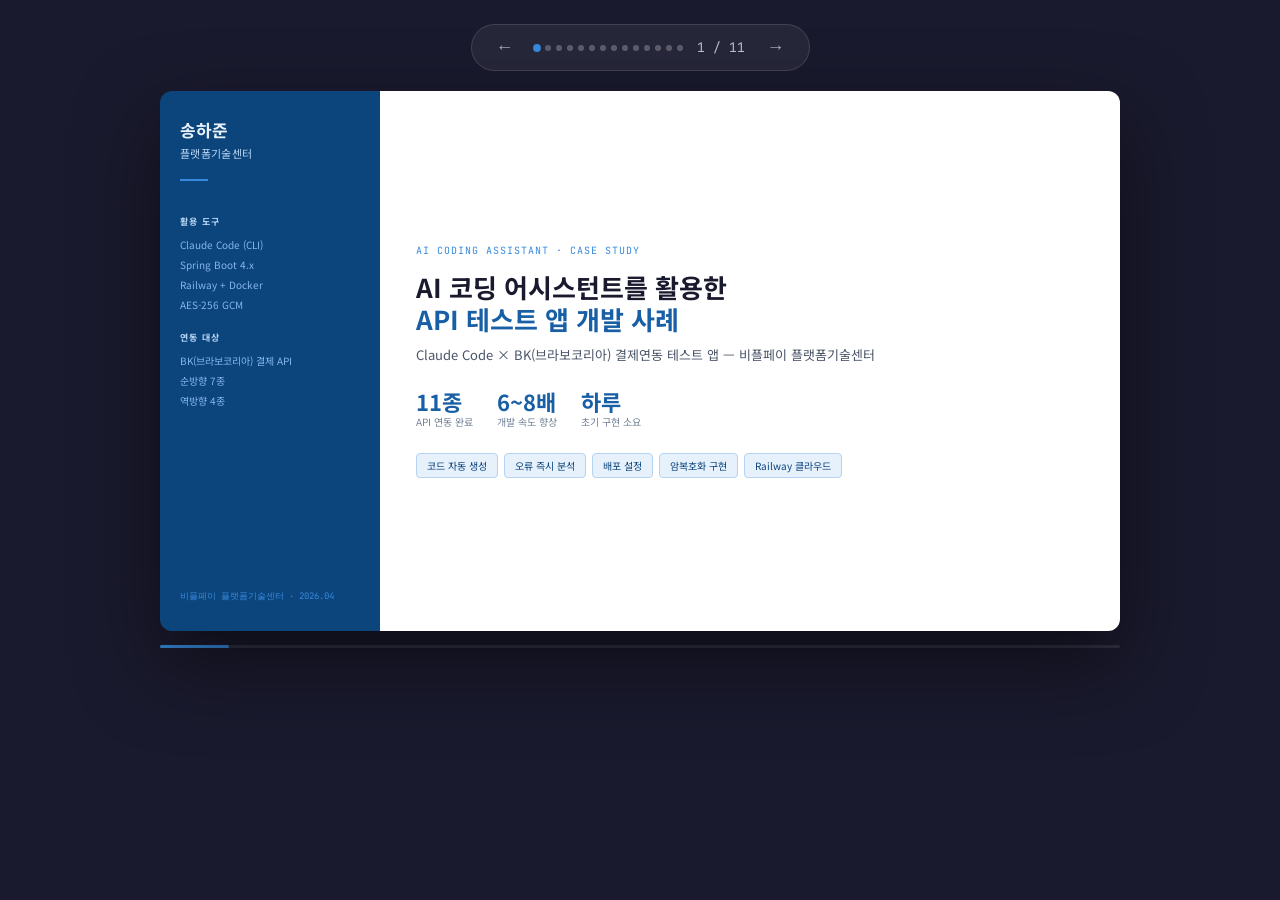
<file: src/main/resources/static/presentation.html>
<!DOCTYPE html>
<html lang="ko">
<head>
<meta charset="UTF-8">
<meta name="viewport" content="width=device-width, initial-scale=1.0">
<title>AI 코딩 어시스턴트 활용 개발 사례</title>
<link href="https://fonts.googleapis.com/css2?family=Noto+Sans+KR:wght@300;400;500;700&family=JetBrains+Mono:wght@400;500&display=swap" rel="stylesheet">
<style>
  :root {
    --navy: #0C447C;
    --navy-dark: #042C53;
    --navy-mid: #185FA5;
    --navy-light: #378ADD;
    --navy-pale: #B5D4F4;
    --navy-ghost: #E6F1FB;
    --text-primary: #1a1a2e;
    --text-secondary: #4a5568;
    --text-muted: #718096;
    --border: #e2e8f0;
    --bg: #f8fafc;
    --white: #ffffff;
    --success: #1D9E75;
    --warning: #BA7517;
    --danger: #E24B4A;
    --slide-w: 960px;
    --slide-h: 540px;
    --sidebar-w: 220px;
  }

  * { box-sizing: border-box; margin: 0; padding: 0; }

  body {
    font-family: 'Noto Sans KR', sans-serif;
    background: #1a1a2e;
    display: flex;
    flex-direction: column;
    align-items: center;
    min-height: 100vh;
    padding: 24px 16px;
    gap: 0;
  }

  /* ── NAV ── */
  .nav {
    display: flex;
    align-items: center;
    gap: 12px;
    margin-bottom: 20px;
    background: rgba(255,255,255,0.06);
    border: 1px solid rgba(255,255,255,0.12);
    border-radius: 40px;
    padding: 8px 16px;
  }
  .nav-btn {
    background: none; border: none; cursor: pointer;
    color: rgba(255,255,255,0.6); font-size: 18px; padding: 4px 8px;
    border-radius: 6px; transition: all 0.15s;
  }
  .nav-btn:hover { color: #fff; background: rgba(255,255,255,0.1); }
  .nav-counter {
    font-family: 'JetBrains Mono', monospace;
    font-size: 13px; color: rgba(255,255,255,0.7);
    min-width: 52px; text-align: center;
  }
  .nav-dots {
    display: flex; gap: 5px;
  }
  .nav-dot {
    width: 6px; height: 6px; border-radius: 50%;
    background: rgba(255,255,255,0.25); cursor: pointer; transition: all 0.2s;
  }
  .nav-dot.active { background: var(--navy-light); transform: scale(1.3); }

  /* ── SLIDE WRAPPER ── */
  .slides-container { width: 100%; max-width: var(--slide-w); }
  .slide {
    display: none;
    width: 100%;
    aspect-ratio: 16/9;
    border-radius: 12px;
    overflow: hidden;
    box-shadow: 0 32px 80px rgba(0,0,0,0.5);
    position: relative;
  }
  .slide.active { display: grid; }

  /* ── TWO-COL LAYOUT ── */
  .slide-2col {
    grid-template-columns: var(--sidebar-w) 1fr;
  }

  /* ── SIDEBAR ── */
  .sidebar {
    background: var(--navy);
    padding: 28px 20px;
    display: flex;
    flex-direction: column;
    gap: 0;
  }
  .sb-name {
    font-size: 17px; font-weight: 700; color: #E6F1FB;
    line-height: 1.3; margin-bottom: 4px;
  }
  .sb-dept {
    font-size: 11px; color: var(--navy-pale);
    letter-spacing: 0.03em; margin-bottom: 18px;
  }
  .sb-divider {
    width: 28px; height: 2px;
    background: var(--navy-light); margin-bottom: 18px;
  }
  .sb-section {
    font-size: 9px; font-weight: 700; color: var(--navy-pale);
    text-transform: uppercase; letter-spacing: 0.1em;
    margin-bottom: 7px; margin-top: 16px;
  }
  .sb-section:first-of-type { margin-top: 0; }
  .sb-item {
    font-size: 11px; color: #B5D4F4; line-height: 1.9;
  }
  .sb-item.active-page {
    color: #E6F1FB; font-weight: 500;
  }
  .sb-badge {
    display: inline-block; font-size: 9px;
    padding: 2px 7px; border-radius: 3px;
    background: var(--navy-mid); color: var(--navy-pale);
    margin-bottom: 4px; margin-right: 3px;
  }
  .sb-tag {
    font-size: 10px; color: #85B7EB; line-height: 2;
  }
  .sb-footer {
    margin-top: auto;
    font-family: 'JetBrains Mono', monospace;
    font-size: 9px; color: var(--navy-light);
  }
  .sb-pagenum {
    font-family: 'JetBrains Mono', monospace;
    font-size: 10px; color: var(--navy-light);
    margin-top: auto;
  }

  /* ── BODY ── */
  .body {
    background: var(--white);
    padding: 28px 30px;
    display: flex;
    flex-direction: column;
    overflow: hidden;
  }
  .eyebrow {
    font-size: 9px; font-weight: 700; color: var(--navy-light);
    text-transform: uppercase; letter-spacing: 0.12em;
    margin-bottom: 8px;
  }
  .slide-title {
    font-size: 22px; font-weight: 700; color: var(--text-primary);
    line-height: 1.3; margin-bottom: 6px;
  }
  .slide-subtitle {
    font-size: 12px; color: var(--text-secondary);
    line-height: 1.7; margin-bottom: 18px;
  }
  .sec-label {
    font-size: 9px; font-weight: 700; color: var(--navy-light);
    text-transform: uppercase; letter-spacing: 0.1em;
    border-bottom: 1px solid var(--navy-ghost);
    padding-bottom: 5px; margin-bottom: 12px; margin-top: 16px;
  }
  .sec-label:first-of-type { margin-top: 0; }

  /* ── COVER SLIDE ── */
  .slide-cover {
    grid-template-columns: var(--sidebar-w) 1fr;
  }
  .cover-body {
    background: var(--white);
    padding: 32px 36px;
    display: flex;
    flex-direction: column;
    justify-content: center;
  }
  .cover-kicker {
    font-family: 'JetBrains Mono', monospace;
    font-size: 10px; color: var(--navy-light);
    letter-spacing: 0.1em; margin-bottom: 14px;
  }
  .cover-title {
    font-size: 26px; font-weight: 700; color: var(--text-primary);
    line-height: 1.25; margin-bottom: 8px;
  }
  .cover-title span { color: var(--navy-mid); }
  .cover-sub {
    font-size: 13px; color: var(--text-secondary);
    line-height: 1.7; margin-bottom: 24px;
  }
  .cover-meta-row {
    display: flex; gap: 24px; margin-bottom: 24px;
  }
  .cover-metric { }
  .cover-metric-num {
    font-size: 22px; font-weight: 700; color: var(--navy-mid);
    line-height: 1;
  }
  .cover-metric-label {
    font-size: 10px; color: var(--text-muted); margin-top: 2px;
  }
  .cover-chips {
    display: flex; flex-wrap: wrap; gap: 6px;
  }
  .chip {
    font-size: 10px; padding: 4px 10px; border-radius: 4px;
    background: var(--navy-ghost); color: var(--navy);
    border: 0.5px solid var(--navy-pale);
  }

  /* ── TOC ── */
  .toc-grid {
    display: grid;
    grid-template-columns: 1fr 1fr;
    gap: 8px;
    margin-top: 4px;
  }
  .toc-item {
    display: flex; align-items: flex-start; gap: 10px;
    padding: 10px 12px;
    border: 0.5px solid var(--border);
    border-radius: 6px;
    background: var(--bg);
  }
  .toc-num {
    font-family: 'JetBrains Mono', monospace;
    font-size: 11px; font-weight: 500; color: var(--navy-light);
    min-width: 20px; margin-top: 1px;
  }
  .toc-text { font-size: 12px; color: var(--text-primary); line-height: 1.4; }
  .toc-sub { font-size: 10px; color: var(--text-muted); margin-top: 2px; }

  /* ── BACKGROUND & GOAL ── */
  .quote-block {
    background: var(--navy-ghost);
    border-left: 3px solid var(--navy-light);
    border-radius: 0 6px 6px 0;
    padding: 10px 14px;
    margin: 10px 0;
  }
  .quote-text {
    font-size: 11px; color: var(--navy-dark);
    line-height: 1.7; font-style: italic;
  }
  .req-grid {
    display: grid; grid-template-columns: 1fr 1fr; gap: 8px; margin-top: 4px;
  }
  .req-item {
    display: flex; gap: 8px; align-items: flex-start;
    padding: 8px 10px;
    border: 0.5px solid var(--border); border-radius: 6px;
  }
  .req-dot {
    width: 6px; height: 6px; border-radius: 50%;
    background: var(--navy-light); margin-top: 4px; flex-shrink: 0;
  }
  .req-text { font-size: 11px; color: var(--text-secondary); line-height: 1.55; }

  /* ── TECH STACK ── */
  .stack-table {
    width: 100%; border-collapse: collapse; font-size: 11px;
  }
  .stack-table th {
    font-size: 9px; font-weight: 700; color: var(--navy-light);
    text-transform: uppercase; letter-spacing: 0.08em;
    text-align: left; padding: 6px 10px;
    border-bottom: 1.5px solid var(--navy-ghost);
    background: var(--bg);
  }
  .stack-table td {
    padding: 7px 10px; color: var(--text-secondary);
    border-bottom: 0.5px solid var(--border);
    line-height: 1.4;
  }
  .stack-table td:first-child { color: var(--text-muted); font-size: 10px; width: 80px; }
  .stack-table td:nth-child(2) { color: var(--text-primary); font-weight: 500; font-family: 'JetBrains Mono', monospace; font-size: 10.5px; width: 180px; }
  .stack-highlight { color: var(--navy-mid) !important; }

  /* ── DEV PROCESS ── */
  .process-steps {
    display: flex; flex-direction: column; gap: 8px;
  }
  .process-step {
    display: flex; gap: 12px; align-items: flex-start;
    padding: 10px 12px;
    border: 0.5px solid var(--border); border-radius: 6px;
    background: var(--bg);
  }
  .step-badge {
    font-family: 'JetBrains Mono', monospace;
    font-size: 10px; font-weight: 500;
    background: var(--navy); color: var(--navy-pale);
    padding: 2px 8px; border-radius: 3px;
    flex-shrink: 0; margin-top: 1px;
  }
  .step-content { flex: 1; }
  .step-title { font-size: 12px; font-weight: 500; color: var(--text-primary); margin-bottom: 3px; }
  .step-desc { font-size: 10.5px; color: var(--text-secondary); line-height: 1.55; }
  .step-tags { display: flex; flex-wrap: wrap; gap: 4px; margin-top: 5px; }
  .step-tag {
    font-size: 9px; padding: 2px 7px; border-radius: 3px;
    background: var(--navy-ghost); color: var(--navy);
  }

  /* ── API STRUCTURE ── */
  .api-flow-grid {
    display: grid; grid-template-columns: 1fr 1fr; gap: 12px; margin-bottom: 12px;
  }
  .api-box {
    border: 0.5px solid var(--border); border-radius: 6px;
    padding: 12px 14px; background: var(--bg);
  }
  .api-box-title {
    font-size: 10px; font-weight: 700; color: var(--navy-mid);
    text-transform: uppercase; letter-spacing: 0.08em;
    margin-bottom: 8px;
  }
  .api-row {
    display: flex; align-items: center; gap: 6px;
    font-size: 10px; color: var(--text-secondary);
    padding: 3px 0; border-bottom: 0.5px solid var(--border);
  }
  .api-row:last-child { border-bottom: none; }
  .api-num {
    font-family: 'JetBrains Mono', monospace;
    font-size: 9px; color: var(--navy-light);
    min-width: 14px;
  }
  .crypto-flow {
    display: flex; align-items: center; flex-wrap: wrap; gap: 0;
    background: var(--bg); border: 0.5px solid var(--border);
    border-radius: 6px; padding: 10px 14px;
  }
  .crypto-step {
    font-size: 10px; color: var(--text-secondary);
    padding: 3px 8px; background: var(--white);
    border: 0.5px solid var(--border); border-radius: 3px;
  }
  .crypto-arrow {
    font-size: 10px; color: var(--navy-light); padding: 0 4px;
  }

  /* ── TROUBLESHOOTING ── */
  .trouble-grid {
    display: grid; grid-template-columns: 1fr 1fr; gap: 10px;
  }
  .trouble-card {
    border: 0.5px solid var(--border); border-radius: 6px;
    overflow: hidden;
  }
  .trouble-header {
    background: var(--navy); padding: 8px 12px;
    display: flex; align-items: center; gap: 8px;
  }
  .trouble-num {
    font-family: 'JetBrains Mono', monospace;
    font-size: 10px; color: var(--navy-pale);
  }
  .trouble-title {
    font-size: 11px; font-weight: 500; color: #E6F1FB;
  }
  .trouble-body { padding: 10px 12px; background: var(--bg); }
  .trouble-error {
    font-family: 'JetBrains Mono', monospace;
    font-size: 9px; color: #E24B4A;
    background: #fff5f5; border: 0.5px solid #F09595;
    border-radius: 3px; padding: 5px 8px;
    margin-bottom: 7px; line-height: 1.5;
  }
  .trouble-fix {
    font-size: 10.5px; color: var(--text-secondary); line-height: 1.6;
  }
  .trouble-fix strong { color: var(--navy-mid); font-weight: 500; }
  .trouble-lesson {
    font-size: 9.5px; color: var(--success);
    margin-top: 6px; padding-top: 6px;
    border-top: 0.5px solid var(--border);
    line-height: 1.5;
  }

  /* ── DEPLOY ── */
  .deploy-flow {
    display: flex; align-items: flex-start; gap: 0; margin-bottom: 14px;
  }
  .deploy-node {
    flex: 1; border: 0.5px solid var(--border); border-radius: 6px;
    background: var(--bg); padding: 10px 12px;
  }
  .deploy-node-title {
    font-size: 10px; font-weight: 700; color: var(--navy-mid);
    margin-bottom: 6px;
  }
  .deploy-node-item {
    font-size: 9.5px; color: var(--text-secondary); line-height: 1.7;
  }
  .deploy-arrow {
    display: flex; align-items: center; padding: 0 8px; margin-top: 20px;
    font-size: 14px; color: var(--navy-light);
  }
  .deploy-files {
    display: grid; grid-template-columns: repeat(4, 1fr); gap: 6px; margin-bottom: 14px;
  }
  .deploy-file {
    background: #1a1a2e; border-radius: 5px;
    padding: 8px 10px;
  }
  .deploy-file-name {
    font-family: 'JetBrains Mono', monospace;
    font-size: 9px; color: #85B7EB; margin-bottom: 4px;
  }
  .deploy-file-desc {
    font-size: 9px; color: rgba(255,255,255,0.5); line-height: 1.5;
  }
  .deploy-result {
    display: flex; gap: 10px;
  }
  .deploy-result-item {
    flex: 1; border: 0.5px solid var(--border); border-radius: 6px;
    padding: 8px 12px; background: var(--bg);
    display: flex; align-items: center; gap: 8px;
  }
  .deploy-status-dot {
    width: 8px; height: 8px; border-radius: 50%;
    background: var(--success); flex-shrink: 0;
  }
  .deploy-result-text { font-size: 10.5px; color: var(--text-secondary); }
  .deploy-result-url {
    font-family: 'JetBrains Mono', monospace;
    font-size: 9.5px; color: var(--navy-mid);
  }

  /* ── IFRAME SLIDE ── */
  .iframe-slide {
    grid-template-columns: var(--sidebar-w) 1fr;
  }
  .iframe-body {
    background: var(--bg);
    padding: 0;
    overflow: hidden;
    position: relative;
  }
  .iframe-inner {
    width: 100%;
    height: 100%;
    border: none;
    transform-origin: top left;
  }
  .iframe-label {
    position: absolute;
    top: 8px; right: 10px;
    font-size: 9px; padding: 3px 8px;
    background: var(--navy); color: var(--navy-pale);
    border-radius: 3px;
    font-family: 'JetBrains Mono', monospace;
    z-index: 10;
  }

  /* ── EFFICIENCY ── */
  .eff-table {
    width: 100%; border-collapse: collapse; font-size: 10.5px;
  }
  .eff-table th {
    font-size: 9px; font-weight: 700; color: var(--navy-light);
    text-transform: uppercase; letter-spacing: 0.08em;
    text-align: left; padding: 7px 10px;
    background: var(--bg); border-bottom: 1.5px solid var(--navy-ghost);
  }
  .eff-table td {
    padding: 7px 10px; border-bottom: 0.5px solid var(--border);
    color: var(--text-secondary);
  }
  .eff-table td:first-child { color: var(--text-primary); font-weight: 500; }
  .eff-table td:nth-child(3) {
    font-family: 'JetBrains Mono', monospace;
    font-size: 10px; color: var(--navy-mid);
  }
  .eff-table .total-row td {
    background: var(--navy-ghost);
    font-weight: 500;
    border-bottom: none;
  }
  .eff-table .total-row td:nth-child(4) {
    color: var(--success); font-weight: 700;
  }
  .reduction {
    font-family: 'JetBrains Mono', monospace;
    font-size: 10px; color: var(--success); font-weight: 500;
  }

  /* ── PROS CONS ── */
  .pc-grid {
    display: grid; grid-template-columns: 1fr 1fr; gap: 10px; margin-bottom: 14px;
  }
  .pc-col { border: 0.5px solid var(--border); border-radius: 6px; overflow: hidden; }
  .pc-header {
    padding: 7px 12px; font-size: 10px; font-weight: 700;
    text-transform: uppercase; letter-spacing: 0.08em;
  }
  .pc-header.good { background: #E1F5EE; color: #085041; }
  .pc-header.caution { background: #FAEEDA; color: #633806; }
  .pc-body { padding: 10px 12px; background: var(--bg); }
  .pc-item {
    display: flex; gap: 8px; align-items: flex-start;
    padding: 5px 0; border-bottom: 0.5px solid var(--border);
  }
  .pc-item:last-child { border-bottom: none; }
  .pc-icon { font-size: 11px; margin-top: 1px; }
  .pc-text { font-size: 10.5px; color: var(--text-secondary); line-height: 1.5; }
  .pc-text strong { color: var(--text-primary); font-weight: 500; }
  .closing-msg {
    background: var(--navy);
    border-radius: 6px; padding: 12px 16px;
    display: flex; align-items: center; gap: 12px;
  }
  .closing-bar {
    width: 3px; height: 36px; background: var(--navy-light);
    border-radius: 2px; flex-shrink: 0;
  }
  .closing-text {
    font-size: 13px; font-weight: 500; color: #E6F1FB; line-height: 1.5;
  }

  /* ── ANIMATIONS ── */
  .slide.active .body,
  .slide.active .cover-body {
    animation: fadeIn 0.3s ease;
  }
  @keyframes fadeIn {
    from { opacity: 0; transform: translateY(6px); }
    to { opacity: 1; transform: translateY(0); }
  }

  /* ── PROGRESS ── */
  .progress-bar {
    width: 100%; max-width: var(--slide-w);
    height: 3px; background: rgba(255,255,255,0.1);
    border-radius: 2px; margin-top: 14px;
  }
  .progress-fill {
    height: 100%; background: var(--navy-light);
    border-radius: 2px; transition: width 0.3s ease;
  }

  /* scrollbar hide */
  ::-webkit-scrollbar { display: none; }
</style>
</head>
<body>

<div class="nav">
  <button class="nav-btn" onclick="prevSlide()">&#8592;</button>
  <div class="nav-dots" id="navDots"></div>
  <span class="nav-counter" id="counter">1 / 11</span>
  <button class="nav-btn" onclick="nextSlide()">&#8594;</button>
</div>

<div class="slides-container" id="slidesContainer">

  <!-- ══════════════════════════════════════════════
       SLIDE 1: 표지
  ══════════════════════════════════════════════ -->
  <div class="slide slide-cover active" id="slide-1">
    <div class="sidebar">
      <div class="sb-name">송하준</div>
      <div class="sb-dept">플랫폼기술센터</div>
      <div class="sb-divider"></div>
      <div class="sb-section">활용 도구</div>
      <div class="sb-tag">Claude Code (CLI)</div>
      <div class="sb-tag">Spring Boot 4.x</div>
      <div class="sb-tag">Railway + Docker</div>
      <div class="sb-tag">AES-256 GCM</div>
      <div class="sb-section">연동 대상</div>
      <div class="sb-tag">BK(브라보코리아) 결제 API</div>
      <div class="sb-tag">순방향 7종</div>
      <div class="sb-tag">역방향 4종</div>
      <div class="sb-footer">비플페이 플랫폼기술센터 · 2026.04</div>
    </div>
    <div class="cover-body">
      <div class="cover-kicker">AI CODING ASSISTANT · CASE STUDY</div>
      <div class="cover-title">AI 코딩 어시스턴트를 활용한<br><span>API 테스트 앱 개발 사례</span></div>
      <div class="cover-sub">Claude Code × BK(브라보코리아) 결제연동 테스트 앱 — 비플페이 플랫폼기술센터</div>
      <div class="cover-meta-row">
        <div class="cover-metric">
          <div class="cover-metric-num">11종</div>
          <div class="cover-metric-label">API 연동 완료</div>
        </div>
        <div class="cover-metric">
          <div class="cover-metric-num">6~8배</div>
          <div class="cover-metric-label">개발 속도 향상</div>
        </div>
        <div class="cover-metric">
          <div class="cover-metric-num">하루</div>
          <div class="cover-metric-label">초기 구현 소요</div>
        </div>
      </div>
      <div class="cover-chips">
        <span class="chip">코드 자동 생성</span>
        <span class="chip">오류 즉시 분석</span>
        <span class="chip">배포 설정</span>
        <span class="chip">암복호화 구현</span>
        <span class="chip">Railway 클라우드</span>
      </div>
    </div>
  </div>

  <!-- ══════════════════════════════════════════════
       SLIDE 2: 목차
  ══════════════════════════════════════════════ -->
  <div class="slide slide-2col" id="slide-2">
    <div class="sidebar">
      <div class="sb-name">송하준</div>
      <div class="sb-dept">플랫폼기술센터</div>
      <div class="sb-divider"></div>
      <div class="sb-section">목차</div>
      <div class="sb-item active-page">01 · 목차</div>
      <div class="sb-item">02 · 배경 및 목표</div>
      <div class="sb-item">03 · 기술 스택</div>
      <div class="sb-item">04 · 개발 과정</div>
      <div class="sb-item">05 · API 연동 구조</div>
      <div class="sb-item">06 · 트러블슈팅 ①</div>
      <div class="sb-item">07 · 트러블슈팅 ②</div>
      <div class="sb-item">08 · 배포 과정</div>
      <div class="sb-item">09 · 실제 서비스</div>
      <div class="sb-item">10 · 효율 분석</div>
      <div class="sb-item">11 · 장단점 & 제언</div>
      <div class="sb-pagenum">01 / 11</div>
    </div>
    <div class="body">
      <div class="eyebrow">Table of Contents</div>
      <div class="slide-title">발표 구성</div>
      <div class="toc-grid">
        <div class="toc-item">
          <div class="toc-num">01</div>
          <div><div class="toc-text">프로젝트 배경 및 목표</div><div class="toc-sub">아이디어 출발점, 핵심 요구사항</div></div>
        </div>
        <div class="toc-item">
          <div class="toc-num">02</div>
          <div><div class="toc-text">사용 기술 스택</div><div class="toc-sub">Claude Code 소개 포함</div></div>
        </div>
        <div class="toc-item">
          <div class="toc-num">03</div>
          <div><div class="toc-text">개발 과정</div><div class="toc-sub">공통 인프라 → API → UI 단계별 요약</div></div>
        </div>
        <div class="toc-item">
          <div class="toc-num">04</div>
          <div><div class="toc-text">API 연동 구조</div><div class="toc-sub">순방향 7종 + 역방향 4종 + 암복호화</div></div>
        </div>
        <div class="toc-item">
          <div class="toc-num">05</div>
          <div><div class="toc-text">트러블슈팅 ① ②</div><div class="toc-sub">코드 오류 3건 압축 요약</div></div>
        </div>
        <div class="toc-item">
          <div class="toc-num">06</div>
          <div><div class="toc-text">배포 과정</div><div class="toc-sub">Railway + Docker 배포 트러블슈팅</div></div>
        </div>
        <div class="toc-item">
          <div class="toc-num">07</div>
          <div><div class="toc-text">실제 서비스 화면</div><div class="toc-sub">배포된 앱 직접 확인</div></div>
        </div>
        <div class="toc-item">
          <div class="toc-num">08</div>
          <div><div class="toc-text">효율 분석 & 제언</div><div class="toc-sub">전통 방식 vs AI 협업 비교</div></div>
        </div>
      </div>
    </div>
  </div>

  <!-- ══════════════════════════════════════════════
       SLIDE 3: 배경 및 목표
  ══════════════════════════════════════════════ -->
  <div class="slide slide-2col" id="slide-3">
    <div class="sidebar">
      <div class="sb-name">송하준</div>
      <div class="sb-dept">플랫폼기술센터</div>
      <div class="sb-divider"></div>
      <div class="sb-section">목차</div>
      <div class="sb-item active-page">02 · 배경 및 목표</div>
      <div class="sb-item">03 · 기술 스택</div>
      <div class="sb-item">04 · 개발 과정</div>
      <div class="sb-item">05 · API 연동 구조</div>
      <div class="sb-item">06 · 트러블슈팅 ①</div>
      <div class="sb-item">07 · 트러블슈팅 ②</div>
      <div class="sb-item">08 · 배포 과정</div>
      <div class="sb-item">09 · 실제 서비스</div>
      <div class="sb-item">10 · 효율 분석</div>
      <div class="sb-item">11 · 장단점 & 제언</div>
      <div class="sb-pagenum">02 / 11</div>
    </div>
    <div class="body">
      <div class="eyebrow">Background & Goal</div>
      <div class="slide-title">어떻게 시작되었나</div>
      <div class="quote-block">
        <div class="quote-text">"API 명세서를 보면서 하나씩 Postman으로 테스트하기엔 흐름이 너무 복잡하다.<br>시나리오 단위로 테스트할 수 있는 전용 UI가 있으면 어떨까?"</div>
      </div>
      <div class="sec-label">핵심 요구사항</div>
      <div class="req-grid">
        <div class="req-item">
          <div class="req-dot"></div>
          <div class="req-text">Swagger가 아닌 <strong style="color:#185FA5">결제 시나리오 흐름 전체</strong>를 UI로 시뮬레이션</div>
        </div>
        <div class="req-item">
          <div class="req-dot"></div>
          <div class="req-text">CPM(QR스캔) / MPM(QR입력) <strong style="color:#185FA5">두 가지 결제 방식</strong> 모두 지원</div>
        </div>
        <div class="req-item">
          <div class="req-dot"></div>
          <div class="req-text">비플페이가 BK 서버를 호출하는 <strong style="color:#185FA5">역방향 API</strong>(비플페이 → BK)도 테스트 가능</div>
        </div>
        <div class="req-item">
          <div class="req-dot"></div>
          <div class="req-text">암복호화 포함된 <strong style="color:#185FA5">실제 통신 데이터</strong>를 개발자가 눈으로 확인</div>
        </div>
        <div class="req-item">
          <div class="req-dot"></div>
          <div class="req-text">BK 개발서버와 실제 통신 가능한 <strong style="color:#185FA5">외부 배포</strong></div>
        </div>
        <div class="req-item">
          <div class="req-dot"></div>
          <div class="req-text"><strong style="color:#185FA5">Claude Code 주도 개발</strong> — AI와 함께 실무 앱을 만드는 과정 자체를 기록</div>
        </div>
      </div>
    </div>
  </div>

  <!-- ══════════════════════════════════════════════
       SLIDE 4: 기술 스택
  ══════════════════════════════════════════════ -->
  <div class="slide slide-2col" id="slide-4">
    <div class="sidebar">
      <div class="sb-name">송하준</div>
      <div class="sb-dept">플랫폼기술센터</div>
      <div class="sb-divider"></div>
      <div class="sb-section">목차</div>
      <div class="sb-item">02 · 배경 및 목표</div>
      <div class="sb-item active-page">03 · 기술 스택</div>
      <div class="sb-item">04 · 개발 과정</div>
      <div class="sb-item">05 · API 연동 구조</div>
      <div class="sb-item">06 · 트러블슈팅 ①</div>
      <div class="sb-item">07 · 트러블슈팅 ②</div>
      <div class="sb-item">08 · 배포 과정</div>
      <div class="sb-item">09 · 실제 서비스</div>
      <div class="sb-item">10 · 효율 분석</div>
      <div class="sb-item">11 · 장단점 & 제언</div>
      <div class="sb-pagenum">03 / 11</div>
    </div>
    <div class="body">
      <div class="eyebrow">Tech Stack</div>
      <div class="slide-title">사용된 기술</div>
      <table class="stack-table">
        <thead>
          <tr>
            <th>구분</th>
            <th>기술</th>
            <th>선택 이유</th>
          </tr>
        </thead>
        <tbody>
          <tr><td>백엔드</td><td>Spring Boot 4.x · Java 17</td><td>실무 환경과 동일한 스택 유지</td></tr>
          <tr><td>템플릿</td><td>Thymeleaf</td><td>서버사이드 렌더링, 별도 프론트 빌드 불필요</td></tr>
          <tr><td>CSS</td><td>Bootstrap</td><td>빠른 UI 구성</td></tr>
          <tr><td>암복호화</td><td>AES-256 GCM</td><td>비플페이 API 규격</td></tr>
          <tr><td>빌드</td><td>Gradle 9.4.1 (Kotlin DSL)</td><td>프로젝트 표준</td></tr>
          <tr><td>배포</td><td>Railway + Docker</td><td>외부 접속 가능한 무료 PaaS</td></tr>
          <tr><td>버전관리</td><td>GitHub</td><td>AI와 협업 히스토리 관리</td></tr>
          <tr><td class="stack-highlight">AI 도구</td><td class="stack-highlight">Claude Code (CLI)</td><td>코드 생성, 오류 분석, 배포 설정 전담</td></tr>
        </tbody>
      </table>
    </div>
  </div>

  <!-- ══════════════════════════════════════════════
       SLIDE 5: 개발 과정
  ══════════════════════════════════════════════ -->
  <div class="slide slide-2col" id="slide-5">
    <div class="sidebar">
      <div class="sb-name">송하준</div>
      <div class="sb-dept">플랫폼기술센터</div>
      <div class="sb-divider"></div>
      <div class="sb-section">목차</div>
      <div class="sb-item">02 · 배경 및 목표</div>
      <div class="sb-item">03 · 기술 스택</div>
      <div class="sb-item active-page">04 · 개발 과정</div>
      <div class="sb-item">05 · API 연동 구조</div>
      <div class="sb-item">06 · 트러블슈팅 ①</div>
      <div class="sb-item">07 · 트러블슈팅 ②</div>
      <div class="sb-item">08 · 배포 과정</div>
      <div class="sb-item">09 · 실제 서비스</div>
      <div class="sb-item">10 · 효율 분석</div>
      <div class="sb-item">11 · 장단점 & 제언</div>
      <div class="sb-pagenum">04 / 11</div>
    </div>
    <div class="body">
      <div class="eyebrow">Development Process</div>
      <div class="slide-title">단계별 구현</div>
      <div class="process-steps">
        <div class="process-step">
          <div class="step-badge">1단계</div>
          <div class="step-content">
            <div class="step-title">공통 인프라 구축</div>
            <div class="step-desc">CryptoUtils(AES-256 GCM), BpayClient(공통 API 클라이언트), 공통 DTO 5종, TNO 생성 규칙 반영. 이 모듈 하나로 이후 모든 API가 일관된 암복호화 흐름을 공유.</div>
            <div class="step-tags"><span class="step-tag">CryptoUtils.java</span><span class="step-tag">BpayClient.java</span><span class="step-tag">공통 DTO 5종</span></div>
          </div>
        </div>
        <div class="process-step">
          <div class="step-badge">2단계</div>
          <div class="step-content">
            <div class="step-title">순방향 API 7종 구현 (BK → 비플페이)</div>
            <div class="step-desc">회원조회/가입, QR코드 생성·검증, MPM 결제요청, 결제상태조회, 결제내역 집계. MPM은 QR 검증 TNO를 결제요청에 연계하는 순서 의존성 처리.</div>
            <div class="step-tags"><span class="step-tag">CPM 시나리오</span><span class="step-tag">MPM 시나리오</span><span class="step-tag">집계 조회</span></div>
          </div>
        </div>
        <div class="process-step">
          <div class="step-badge">3단계</div>
          <div class="step-content">
            <div class="step-title">역방향 API 4종 구현 (비플페이 → BK)</div>
            <div class="step-desc">비플페이가 BK 서버를 직접 호출하는 방향. 실제 수신 엔드포인트(InboundApiController) + UI에서 수동 발신 가능한 테스트 프록시(TestReverseApiController) 동시 구현.</div>
            <div class="step-tags"><span class="step-tag">환불 통지</span><span class="step-tag">포인트 거래</span><span class="step-tag">CPM 완료 통지</span></div>
          </div>
        </div>
        <div class="process-step">
          <div class="step-badge">4단계</div>
          <div class="step-content">
            <div class="step-title">2컬럼 UI 구현</div>
            <div class="step-desc">왼쪽 시나리오 패널 + 오른쪽 개발자 패널(요청/응답 원문, 암복호화 데이터, API 히스토리 10건). 모든 라벨 한글화, 역거래 패널 토글 스위치.</div>
            <div class="step-tags"><span class="step-tag">Thymeleaf</span><span class="step-tag">Bootstrap</span><span class="step-tag">개발자 패널</span></div>
          </div>
        </div>
      </div>
    </div>
  </div>

  <!-- ══════════════════════════════════════════════
       SLIDE 6: API 연동 구조
  ══════════════════════════════════════════════ -->
  <div class="slide slide-2col" id="slide-6">
    <div class="sidebar">
      <div class="sb-name">송하준</div>
      <div class="sb-dept">플랫폼기술센터</div>
      <div class="sb-divider"></div>
      <div class="sb-section">목차</div>
      <div class="sb-item">02 · 배경 및 목표</div>
      <div class="sb-item">03 · 기술 스택</div>
      <div class="sb-item">04 · 개발 과정</div>
      <div class="sb-item active-page">05 · API 연동 구조</div>
      <div class="sb-item">06 · 트러블슈팅 ①</div>
      <div class="sb-item">07 · 트러블슈팅 ②</div>
      <div class="sb-item">08 · 배포 과정</div>
      <div class="sb-item">09 · 실제 서비스</div>
      <div class="sb-item">10 · 효율 분석</div>
      <div class="sb-item">11 · 장단점 & 제언</div>
      <div class="sb-pagenum">05 / 11</div>
    </div>
    <div class="body">
      <div class="eyebrow">API Architecture</div>
      <div class="slide-title">비플페이 연동 구조</div>
      <div class="api-flow-grid">
        <div class="api-box">
          <div class="api-box-title">순방향 — BK → 비플페이 (7종)</div>
          <div class="api-row"><div class="api-num">01</div>회원여부 조회</div>
          <div class="api-row"><div class="api-num">02</div>회원가입 및 수정</div>
          <div class="api-row"><div class="api-num">03</div>QR/BAR코드 생성</div>
          <div class="api-row"><div class="api-num">04</div>QR 검증</div>
          <div class="api-row"><div class="api-num">05</div>MPM 결제요청</div>
          <div class="api-row"><div class="api-num">06</div>결제상태 조회</div>
          <div class="api-row"><div class="api-num">07</div>결제내역 집계 조회</div>
        </div>
        <div class="api-box">
          <div class="api-box-title">역방향 — 비플페이 → BK (4종)</div>
          <div class="api-row"><div class="api-num">09</div>환불결과 통지</div>
          <div class="api-row"><div class="api-num">10</div>포인트 거래결과 조회</div>
          <div class="api-row"><div class="api-num">11</div>포인트 차감/환불/망취소</div>
          <div class="api-row"><div class="api-num">12</div>CPM 결제완료 통지</div>
          <div style="margin-top:8px;padding:5px 0;font-size:9.5px;color:#185FA5;border-top:0.5px solid var(--border);">BK 수신 엔드포인트 + 테스트 발신 프록시 동시 구현</div>
        </div>
      </div>
      <div class="sec-label" style="margin-top:8px;">암복호화 공통 흐름 (전 API 적용)</div>
      <div class="crypto-flow">
        <div class="crypto-step">COMM+DETAIL 생성</div>
        <div class="crypto-arrow">→</div>
        <div class="crypto-step">JSON 직렬화</div>
        <div class="crypto-arrow">→</div>
        <div class="crypto-step">AES-256 GCM 암호화</div>
        <div class="crypto-arrow">→</div>
        <div class="crypto-step">{"DATA":"..."} POST</div>
        <div class="crypto-arrow">→</div>
        <div class="crypto-step">응답 복호화</div>
        <div class="crypto-arrow">→</div>
        <div class="crypto-step">JSON 역직렬화</div>
      </div>
    </div>
  </div>

  <!-- ══════════════════════════════════════════════
       SLIDE 7: 트러블슈팅 ①
  ══════════════════════════════════════════════ -->
  <div class="slide slide-2col" id="slide-7">
    <div class="sidebar">
      <div class="sb-name">송하준</div>
      <div class="sb-dept">플랫폼기술센터</div>
      <div class="sb-divider"></div>
      <div class="sb-section">목차</div>
      <div class="sb-item">02 · 배경 및 목표</div>
      <div class="sb-item">03 · 기술 스택</div>
      <div class="sb-item">04 · 개발 과정</div>
      <div class="sb-item">05 · API 연동 구조</div>
      <div class="sb-item active-page">06 · 트러블슈팅 ①</div>
      <div class="sb-item">07 · 트러블슈팅 ②</div>
      <div class="sb-item">08 · 배포 과정</div>
      <div class="sb-item">09 · 실제 서비스</div>
      <div class="sb-item">10 · 효율 분석</div>
      <div class="sb-item">11 · 장단점 & 제언</div>
      <div class="sb-pagenum">06 / 11</div>
    </div>
    <div class="body">
      <div class="eyebrow">Troubleshooting ①</div>
      <div class="slide-title">코드 레벨 이슈</div>
      <div class="trouble-grid">
        <div class="trouble-card">
          <div class="trouble-header">
            <div class="trouble-num">CASE 01</div>
            <div class="trouble-title">Jackson 역직렬화 오류</div>
          </div>
          <div class="trouble-body">
            <div class="trouble-error">Cannot construct instance of 'SummaryInfo'<br>(no Creators, like default constructor, exist)</div>
            <div class="trouble-fix"><strong>원인:</strong> Lombok <code style="font-family:monospace;font-size:9px;background:#f0f4f8;padding:1px 4px;border-radius:2px;">@Builder</code>만 선언 시 Jackson 역직렬화용 기본 생성자 제거됨<br><strong>해결:</strong> <code style="font-family:monospace;font-size:9px;background:#f0f4f8;padding:1px 4px;border-radius:2px;">@NoArgsConstructor + @AllArgsConstructor</code> 추가</div>
            <div class="trouble-lesson">▸ 에러 로그 붙여넣기 → AI가 원인 분석 + 수정까지 2분 이내 완료</div>
          </div>
        </div>
        <div class="trouble-card">
          <div class="trouble-header">
            <div class="trouble-num">CASE 02</div>
            <div class="trouble-title">TNO 요청지구분 오적용</div>
          </div>
          <div class="trouble-body">
            <div class="trouble-error">역거래 API에 요청지구분 "J" 사용<br>→ 비플페이 요청 방향은 "B"가 맞음</div>
            <div class="trouble-fix"><strong>원인:</strong> AI가 역거래 API에도 순방향과 동일하게 <code style="font-family:monospace;font-size:9px;background:#f0f4f8;padding:1px 4px;border-radius:2px;">J(이용기관)</code> 적용<br><strong>해결:</strong> 개발자가 명세 재확인 후 지적 → <code style="font-family:monospace;font-size:9px;background:#f0f4f8;padding:1px 4px;border-radius:2px;">B(비플페이)</code>로 즉시 수정</div>
            <div class="trouble-lesson">▸ 도메인 세부 규칙은 개발자가 직접 명세서와 대조해야 한다</div>
          </div>
        </div>
        <div class="trouble-card" style="grid-column: 1 / -1;">
          <div class="trouble-header">
            <div class="trouble-num">CASE 03</div>
            <div class="trouble-title">역거래 API 실제 HTTP 통신 누락</div>
          </div>
          <div class="trouble-body">
            <div class="trouble-fix" style="display:flex;gap:20px;">
              <div style="flex:1;">
                <strong>문제:</strong> 역거래 테스트 프록시가 BK 외부 서버(<code style="font-family:monospace;font-size:9px;background:#f0f4f8;padding:1px 4px;border-radius:2px;">dev-gift.appply.co.kr</code>)로 요청하지 않고 내부 서비스를 직접 호출<br>
                <strong>원인:</strong> AI가 역거래 API를 수신 구현으로만 해석
              </div>
              <div style="flex:1;">
                <strong>해결:</strong> "BK 실제 URL로 HTTP 통신을 내보내야 해"라고 명확히 지시 → <code style="font-family:monospace;font-size:9px;background:#f0f4f8;padding:1px 4px;border-radius:2px;">RestTemplate</code> 기반 실제 HTTP POST로 재구현<br>
                <strong style="color:var(--success);">▸ AI는 명시하지 않으면 외부 통신 대신 내부 처리로 구현하는 경향이 있다</strong>
              </div>
            </div>
          </div>
        </div>
      </div>
    </div>
  </div>

  <!-- ══════════════════════════════════════════════
       SLIDE 8: 트러블슈팅 ② (배포)
  ══════════════════════════════════════════════ -->
  <div class="slide slide-2col" id="slide-8">
    <div class="sidebar">
      <div class="sb-name">송하준</div>
      <div class="sb-dept">플랫폼기술센터</div>
      <div class="sb-divider"></div>
      <div class="sb-section">목차</div>
      <div class="sb-item">02 · 배경 및 목표</div>
      <div class="sb-item">03 · 기술 스택</div>
      <div class="sb-item">04 · 개발 과정</div>
      <div class="sb-item">05 · API 연동 구조</div>
      <div class="sb-item">06 · 트러블슈팅 ①</div>
      <div class="sb-item active-page">07 · 트러블슈팅 ②</div>
      <div class="sb-item">08 · 배포 과정</div>
      <div class="sb-item">09 · 실제 서비스</div>
      <div class="sb-item">10 · 효율 분석</div>
      <div class="sb-item">11 · 장단점 & 제언</div>
      <div class="sb-pagenum">07 / 11</div>
    </div>
    <div class="body">
      <div class="eyebrow">Troubleshooting ②</div>
      <div class="slide-title">Railway 배포 이슈</div>
      <div class="trouble-grid">
        <div class="trouble-card">
          <div class="trouble-header">
            <div class="trouble-num">CASE 04</div>
            <div class="trouble-title">암호화 키 누락 — 앱 시작 불가</div>
          </div>
          <div class="trouble-body">
            <div class="trouble-error">Could not resolve placeholder 'encryptKey'<br>in value "${encryptKey}"</div>
            <div class="trouble-fix"><strong>원인:</strong> <code style="font-family:monospace;font-size:9px;background:#f0f4f8;padding:1px 4px;border-radius:2px;">crypto.properties</code>가 .gitignore 제외 → Railway 빌드 시 파일 없음<br><strong>해결:</strong> 로컬은 파일 fallback, Railway는 <code style="font-family:monospace;font-size:9px;background:#f0f4f8;padding:1px 4px;border-radius:2px;">ENCRYPT_KEY</code> 환경변수 fallback 이중 구조 적용</div>
            <div class="trouble-lesson">▸ 민감정보는 코드베이스에 절대 포함 않는다는 원칙 유지</div>
          </div>
        </div>
        <div class="trouble-card">
          <div class="trouble-header">
            <div class="trouble-num">CASE 05</div>
            <div class="trouble-title">Nixpacks — Gradle 9 미지원</div>
          </div>
          <div class="trouble-body">
            <div class="trouble-error">Nixpacks build failed<br>Error: Unsupported Gradle version: 9</div>
            <div class="trouble-fix"><strong>원인:</strong> Railway 기본 빌더 Nixpacks가 Gradle 9.4.1 미지원<br><strong>해결:</strong> Nixpacks 포기 → <code style="font-family:monospace;font-size:9px;background:#f0f4f8;padding:1px 4px;border-radius:2px;">Dockerfile</code> 멀티스테이지 빌드로 전환<br><code style="font-family:monospace;font-size:9px;background:#f0f4f8;padding:1px 4px;border-radius:2px;">railway.toml</code>에 <code style="font-family:monospace;font-size:9px;background:#f0f4f8;padding:1px 4px;border-radius:2px;">builder = "dockerfile"</code> 명시</div>
            <div class="trouble-lesson">▸ Dockerfile은 Gradle 버전 제약 없음 → 완전 해결</div>
          </div>
        </div>
      </div>
    </div>
  </div>

  <!-- ══════════════════════════════════════════════
       SLIDE 9: 배포 과정
  ══════════════════════════════════════════════ -->
  <div class="slide slide-2col" id="slide-9">
    <div class="sidebar">
      <div class="sb-name">송하준</div>
      <div class="sb-dept">플랫폼기술센터</div>
      <div class="sb-divider"></div>
      <div class="sb-section">목차</div>
      <div class="sb-item">02 · 배경 및 목표</div>
      <div class="sb-item">03 · 기술 스택</div>
      <div class="sb-item">04 · 개발 과정</div>
      <div class="sb-item">05 · API 연동 구조</div>
      <div class="sb-item">06 · 트러블슈팅 ①</div>
      <div class="sb-item">07 · 트러블슈팅 ②</div>
      <div class="sb-item active-page">08 · 배포 과정</div>
      <div class="sb-item">09 · 실제 서비스</div>
      <div class="sb-item">10 · 효율 분석</div>
      <div class="sb-item">11 · 장단점 & 제언</div>
      <div class="sb-pagenum">08 / 11</div>
    </div>
    <div class="body">
      <div class="eyebrow">Deployment Architecture</div>
      <div class="slide-title">로컬 → Railway 배포 구성</div>
      <div class="deploy-flow">
        <div class="deploy-node">
          <div class="deploy-node-title">개발자 로컬</div>
          <div class="deploy-node-item">crypto.properties (gitignore)</div>
          <div class="deploy-node-item">소스코드 편집</div>
          <div class="deploy-node-item">localhost:8080 테스트</div>
        </div>
        <div class="deploy-arrow">→</div>
        <div class="deploy-node">
          <div class="deploy-node-title">GitHub</div>
          <div class="deploy-node-item">소스코드 (키 값 없음)</div>
          <div class="deploy-node-item">Dockerfile</div>
          <div class="deploy-node-item">railway.toml</div>
        </div>
        <div class="deploy-arrow">→</div>
        <div class="deploy-node">
          <div class="deploy-node-title">Railway 클라우드</div>
          <div class="deploy-node-item">Dockerfile 빌드</div>
          <div class="deploy-node-item">ENCRYPT_KEY 환경변수</div>
          <div class="deploy-node-item" style="color:#185FA5;font-weight:500;">BK 개발서버와 실제 통신 가능</div>
        </div>
      </div>
      <div class="sec-label">배포 구성 파일</div>
      <div class="deploy-files">
        <div class="deploy-file">
          <div class="deploy-file-name">Dockerfile</div>
          <div class="deploy-file-desc">멀티스테이지 빌드<br>JDK 빌드 → JRE 런타임</div>
        </div>
        <div class="deploy-file">
          <div class="deploy-file-name">railway.toml</div>
          <div class="deploy-file-desc">builder = "dockerfile"<br>헬스체크 경로 설정</div>
        </div>
        <div class="deploy-file">
          <div class="deploy-file-name">application.yml</div>
          <div class="deploy-file-desc">PORT 환경변수<br>자동 할당 지원</div>
        </div>
        <div class="deploy-file">
          <div class="deploy-file-name">.gitignore</div>
          <div class="deploy-file-desc">crypto.properties<br>제외 명시</div>
        </div>
      </div>
      <div class="deploy-result">
        <div class="deploy-result-item">
          <div class="deploy-status-dot"></div>
          <div>
            <div class="deploy-result-text">로컬</div>
            <div class="deploy-result-url">http://localhost:8080</div>
          </div>
        </div>
        <div class="deploy-result-item">
          <div class="deploy-status-dot"></div>
          <div>
            <div class="deploy-result-text">Railway 배포 (외부 접속 가능)</div>
            <div class="deploy-result-url">https://bk-test-production.up.railway.app/</div>
          </div>
        </div>
      </div>
    </div>
  </div>

  <!-- ══════════════════════════════════════════════
       SLIDE 10: 실제 서비스 (iframe)
  ══════════════════════════════════════════════ -->
  <div class="slide iframe-slide" id="slide-10">
    <div class="sidebar">
      <div class="sb-name">송하준</div>
      <div class="sb-dept">플랫폼기술센터</div>
      <div class="sb-divider"></div>
      <div class="sb-section">목차</div>
      <div class="sb-item">02 · 배경 및 목표</div>
      <div class="sb-item">03 · 기술 스택</div>
      <div class="sb-item">04 · 개발 과정</div>
      <div class="sb-item">05 · API 연동 구조</div>
      <div class="sb-item">06 · 트러블슈팅 ①</div>
      <div class="sb-item">07 · 트러블슈팅 ②</div>
      <div class="sb-item">08 · 배포 과정</div>
      <div class="sb-item active-page">09 · 실제 서비스</div>
      <div class="sb-item">10 · 효율 분석</div>
      <div class="sb-item">11 · 장단점 & 제언</div>
      <div class="sb-pagenum">09 / 11</div>
    </div>
    <div class="iframe-body">
      <div class="iframe-label">LIVE · bk-test-production.up.railway.app</div>
      <iframe
        class="iframe-inner"
        src="https://bk-test-production.up.railway.app/"
        title="비플페이 결제 테스트 앱"
        sandbox="allow-scripts allow-same-origin allow-forms"
        loading="lazy"
        id="serviceIframe"
      ></iframe>
    </div>
  </div>

  <!-- ══════════════════════════════════════════════
       SLIDE 11: 효율 분석
  ══════════════════════════════════════════════ -->
  <div class="slide slide-2col" id="slide-11">
    <div class="sidebar">
      <div class="sb-name">송하준</div>
      <div class="sb-dept">플랫폼기술센터</div>
      <div class="sb-divider"></div>
      <div class="sb-section">목차</div>
      <div class="sb-item">02 · 배경 및 목표</div>
      <div class="sb-item">03 · 기술 스택</div>
      <div class="sb-item">04 · 개발 과정</div>
      <div class="sb-item">05 · API 연동 구조</div>
      <div class="sb-item">06 · 트러블슈팅 ①</div>
      <div class="sb-item">07 · 트러블슈팅 ②</div>
      <div class="sb-item">08 · 배포 과정</div>
      <div class="sb-item">09 · 실제 서비스</div>
      <div class="sb-item active-page">10 · 효율 분석</div>
      <div class="sb-item">11 · 장단점 & 제언</div>
      <div class="sb-pagenum">10 / 11</div>
    </div>
    <div class="body">
      <div class="eyebrow">Efficiency Analysis</div>
      <div class="slide-title">전통 방식 vs AI 협업</div>
      <table class="eff-table">
        <thead>
          <tr>
            <th>작업 항목</th>
            <th>기존 방식</th>
            <th>AI 협업</th>
            <th>단축</th>
          </tr>
        </thead>
        <tbody>
          <tr><td>AES-256 GCM 암복호화 구현</td><td>1일</td><td>즉시 생성</td><td class="reduction">~95%</td></tr>
          <tr><td>공통 API 클라이언트 설계</td><td>1일</td><td>1~2시간</td><td class="reduction">~88%</td></tr>
          <tr><td>DTO 11종 작성</td><td>반나절</td><td>10~20분</td><td class="reduction">~85%</td></tr>
          <tr><td>컨트롤러 + 서비스 레이어</td><td>1.5일</td><td>수 시간</td><td class="reduction">~75%</td></tr>
          <tr><td>UI 레이아웃 구성</td><td>1.5일</td><td>수 시간</td><td class="reduction">~70%</td></tr>
          <tr><td>배포 설정 및 트러블슈팅</td><td>반나절</td><td>1~2시간</td><td class="reduction">~75%</td></tr>
          <tr class="total-row"><td>전체 프로젝트</td><td>약 6.5일 (52h)</td><td>약 6~8시간</td><td class="reduction">~85%</td></tr>
        </tbody>
      </table>
      <div style="margin-top:10px;padding:8px 12px;background:var(--navy-ghost);border-radius:5px;font-size:11px;color:var(--navy-dark);">
        단순 코드 타이핑 감소뿐 아니라, <strong>설계 결정 속도</strong>와 <strong>오류 분석 속도</strong>가 비약적으로 향상됨
      </div>
    </div>
  </div>

  <!-- ══════════════════════════════════════════════
       SLIDE 12: 장단점 & 제언 (마지막)
  ══════════════════════════════════════════════ -->
  <div class="slide slide-2col" id="slide-12">
    <div class="sidebar">
      <div class="sb-name">송하준</div>
      <div class="sb-dept">플랫폼기술센터</div>
      <div class="sb-divider"></div>
      <div class="sb-section">목차</div>
      <div class="sb-item">02 · 배경 및 목표</div>
      <div class="sb-item">03 · 기술 스택</div>
      <div class="sb-item">04 · 개발 과정</div>
      <div class="sb-item">05 · API 연동 구조</div>
      <div class="sb-item">06 · 트러블슈팅 ①</div>
      <div class="sb-item">07 · 트러블슈팅 ②</div>
      <div class="sb-item">08 · 배포 과정</div>
      <div class="sb-item">09 · 실제 서비스</div>
      <div class="sb-item">10 · 효율 분석</div>
      <div class="sb-item active-page">11 · 장단점 & 제언</div>
      <div class="sb-item">12 · 제작 후기</div>
      <div class="sb-pagenum">11 / 13</div>
    </div>
    <div class="body">
      <div class="eyebrow">Pros, Cons & Takeaways</div>
      <div class="slide-title">AI 활용의 장단점</div>
      <div class="pc-grid">
        <div class="pc-col">
          <div class="pc-header good">잘 된 것들</div>
          <div class="pc-body">
            <div class="pc-item"><div class="pc-icon" style="color:#1D9E75;font-size:12px;">✓</div><div class="pc-text"><strong>반복 구조 코드</strong> — DTO, 컨트롤러, 서비스 패턴이 일관되게 유지</div></div>
            <div class="pc-item"><div class="pc-icon" style="color:#1D9E75;font-size:12px;">✓</div><div class="pc-text"><strong>오류 즉시 분석</strong> — 스택트레이스 붙여넣기만 하면 원인 + 수정 2분 이내</div></div>
            <div class="pc-item"><div class="pc-icon" style="color:#1D9E75;font-size:12px;">✓</div><div class="pc-text"><strong>문서 → 코드</strong> — API 명세 표를 읽고 DTO, 로직 자동 생성</div></div>
            <div class="pc-item"><div class="pc-icon" style="color:#1D9E75;font-size:12px;">✓</div><div class="pc-text"><strong>배포 설정</strong> — Dockerfile, railway.toml 등 낯선 형식도 빠르게 작성</div></div>
          </div>
        </div>
        <div class="pc-col">
          <div class="pc-header caution">주의가 필요한 것들</div>
          <div class="pc-body">
            <div class="pc-item"><div class="pc-icon" style="color:#BA7517;font-size:12px;">!</div><div class="pc-text"><strong>도메인 세부 규칙</strong> — TNO 요청지구분처럼 명세의 미묘한 차이는 개발자가 검토</div></div>
            <div class="pc-item"><div class="pc-icon" style="color:#BA7517;font-size:12px;">!</div><div class="pc-text"><strong>보수적 해석</strong> — 명시하지 않으면 외부 통신 대신 내부 처리로 구현하는 경향</div></div>
            <div class="pc-item"><div class="pc-icon" style="color:#BA7517;font-size:12px;">!</div><div class="pc-text"><strong>맹신 금지</strong> — 생성된 코드는 반드시 실행 + 도메인 관점 검증 필요</div></div>
            <div class="pc-item"><div class="pc-icon" style="color:#BA7517;font-size:12px;">!</div><div class="pc-text"><strong>보안 민감 정보</strong> — AI에게 키 값 노출 주의, 이중 확인 필수</div></div>
          </div>
        </div>
      </div>
      <div class="closing-msg">
        <div class="closing-bar"></div>
        <div class="closing-text">AI 코딩 어시스턴트는 개발자를 대체하지 않는다.<br>도메인 지식을 가진 개발자 + AI의 구현 속도 = 강력한 조합</div>
      </div>
    </div>
  </div>

  <!-- ══════════════════════════════════════════════
       SLIDE 13: 이 PPT는 Claude로 만들었습니다 ①
  ══════════════════════════════════════════════ -->
  <div class="slide slide-2col" id="slide-13">
    <div class="sidebar">
      <div class="sb-name">송하준</div>
      <div class="sb-dept">플랫폼기술센터</div>
      <div class="sb-divider"></div>
      <div class="sb-section">목차</div>
      <div class="sb-item">02 · 배경 및 목표</div>
      <div class="sb-item">03 · 기술 스택</div>
      <div class="sb-item">04 · 개발 과정</div>
      <div class="sb-item">05 · API 연동 구조</div>
      <div class="sb-item">06 · 트러블슈팅 ①</div>
      <div class="sb-item">07 · 트러블슈팅 ②</div>
      <div class="sb-item">08 · 배포 과정</div>
      <div class="sb-item">09 · 실제 서비스</div>
      <div class="sb-item">10 · 효율 분석</div>
      <div class="sb-item">11 · 장단점 & 제언</div>
      <div class="sb-item active-page">12 · 제작 후기</div>
      <div class="sb-pagenum">12 / 13</div>
    </div>
    <div class="body">
      <div class="eyebrow">Made with Claude</div>
      <div class="slide-title">이 PPT도 Claude가 만들었습니다</div>
      <div class="slide-subtitle" style="margin-bottom:14px;">발표 내용뿐 아니라, 이 웹 PPT 자체도 Claude(claude.ai)와의 대화만으로 제작되었습니다.</div>

      <div class="sec-label">제작에 활용된 Claude Skills</div>
      <div style="display:grid;grid-template-columns:1fr 1fr;gap:8px;margin-bottom:14px;">
        <div style="border:0.5px solid var(--border);border-radius:6px;padding:10px 12px;background:var(--bg);">
          <div style="font-size:10px;font-weight:700;color:var(--navy-mid);margin-bottom:5px;font-family:'JetBrains Mono',monospace;">frontend-design</div>
          <div style="font-size:10.5px;color:var(--text-secondary);line-height:1.6;">Two-column sidebar 레이아웃 설계, 색상 팔레트·타이포그래피·여백 등 디자인 시스템 전반을 담당하는 스킬. 단순 템플릿이 아닌 컨텍스트에 맞는 고품질 UI를 생성하도록 가이드.</div>
        </div>
        <div style="border:0.5px solid var(--border);border-radius:6px;padding:10px 12px;background:var(--bg);">
          <div style="font-size:10px;font-weight:700;color:var(--navy-mid);margin-bottom:5px;font-family:'JetBrains Mono',monospace;">mockup (Visualizer)</div>
          <div style="font-size:10.5px;color:var(--text-secondary);line-height:1.6;">디자인 초안을 인터랙티브 위젯으로 즉시 렌더링하는 모듈. 레이아웃 옵션 3가지를 탭 전환으로 미리 보여주는 샘플 단계에서 사용. 확정 전에 방향을 눈으로 확인할 수 있었음.</div>
        </div>
      </div>

      <div class="sec-label">제작 흐름 요약</div>
      <div style="display:flex;gap:0;align-items:flex-start;">
        <div style="display:flex;flex-direction:column;align-items:center;margin-right:8px;margin-top:3px;">
          <div style="width:8px;height:8px;border-radius:50%;background:var(--navy-light);flex-shrink:0;"></div>
          <div style="width:1px;flex:1;background:var(--navy-pale);margin-top:2px;min-height:28px;"></div>
        </div>
        <div style="margin-bottom:10px;"><div style="font-size:11px;font-weight:500;color:var(--text-primary);">디자인 방향 선정</div><div style="font-size:10.5px;color:var(--text-secondary);">3가지 레이아웃 리서치 → Two-column sidebar 선택</div></div>
      </div>
      <div style="display:flex;gap:0;align-items:flex-start;">
        <div style="display:flex;flex-direction:column;align-items:center;margin-right:8px;margin-top:3px;">
          <div style="width:8px;height:8px;border-radius:50%;background:var(--navy-light);flex-shrink:0;"></div>
          <div style="width:1px;flex:1;background:var(--navy-pale);margin-top:2px;min-height:28px;"></div>
        </div>
        <div style="margin-bottom:10px;"><div style="font-size:11px;font-weight:500;color:var(--text-primary);">샘플 페이지 확인</div><div style="font-size:10.5px;color:var(--text-secondary);">표지 + 목차 2장 샘플 생성 → 이름·소속·구성 피드백 반영</div></div>
      </div>
      <div style="display:flex;gap:0;align-items:flex-start;">
        <div style="display:flex;flex-direction:column;align-items:center;margin-right:8px;margin-top:3px;">
          <div style="width:8px;height:8px;border-radius:50%;background:var(--navy-light);flex-shrink:0;"></div>
          <div style="width:1px;flex:1;background:var(--navy-pale);margin-top:2px;min-height:28px;"></div>
        </div>
        <div style="margin-bottom:10px;"><div style="font-size:11px;font-weight:500;color:var(--text-primary);">전체 콘텐츠 입력 후 일괄 제작</div><div style="font-size:10.5px;color:var(--text-secondary);">슬라이드 원고(마크다운) 전달 → 12슬라이드 HTML 파일 생성</div></div>
      </div>
      <div style="display:flex;gap:0;align-items:flex-start;">
        <div style="display:flex;flex-direction:column;align-items:center;margin-right:8px;margin-top:3px;">
          <div style="width:8px;height:8px;border-radius:50%;background:var(--navy-light);flex-shrink:0;"></div>
        </div>
        <div><div style="font-size:11px;font-weight:500;color:var(--text-primary);">피드백 반영 & 수정</div><div style="font-size:10.5px;color:var(--text-secondary);">주체 표현 수정, iframe 삽입, 슬라이드 추가 등 대화로 반복 개선</div></div>
      </div>
    </div>
  </div>

  <!-- ══════════════════════════════════════════════
       SLIDE 14: 이 PPT는 Claude로 만들었습니다 ②
  ══════════════════════════════════════════════ -->
  <div class="slide slide-2col" id="slide-14">
    <div class="sidebar">
      <div class="sb-name">송하준</div>
      <div class="sb-dept">플랫폼기술센터</div>
      <div class="sb-divider"></div>
      <div class="sb-section">Claude 모델</div>
      <div class="sb-tag">Claude Sonnet 4.6</div>
      <div class="sb-section">사용 채널</div>
      <div class="sb-tag">claude.ai</div>
      <div class="sb-section">산출물</div>
      <div class="sb-tag">단일 HTML 파일</div>
      <div class="sb-tag">키보드 네비게이션</div>
      <div class="sb-tag">iframe 실서비스 삽입</div>
      <div class="sb-tag">반응형 레이아웃</div>
      <div class="sb-pagenum">13 / 13</div>
    </div>
    <div class="body">
      <div class="eyebrow">How It Was Made</div>
      <div class="slide-title">웹 PPT 제작 방식</div>
      <div class="slide-subtitle" style="margin-bottom:14px;">별도 도구 없이 claude.ai 채팅창에서 대화만으로 완성한 단일 HTML 파일입니다.</div>

      <div style="display:grid;grid-template-columns:1fr 1fr 1fr;gap:8px;margin-bottom:14px;">
        <div style="border:0.5px solid var(--border);border-radius:6px;padding:10px 12px;background:var(--bg);text-align:center;">
          <div style="font-size:18px;font-weight:700;color:var(--navy-mid);margin-bottom:3px;">14장</div>
          <div style="font-size:10px;color:var(--text-muted);">총 슬라이드 수</div>
        </div>
        <div style="border:0.5px solid var(--border);border-radius:6px;padding:10px 12px;background:var(--bg);text-align:center;">
          <div style="font-size:18px;font-weight:700;color:var(--navy-mid);margin-bottom:3px;">1개</div>
          <div style="font-size:10px;color:var(--text-muted);">HTML 파일</div>
        </div>
        <div style="border:0.5px solid var(--border);border-radius:6px;padding:10px 12px;background:var(--bg);text-align:center;">
          <div style="font-size:18px;font-weight:700;color:var(--navy-mid);margin-bottom:3px;">대화</div>
          <div style="font-size:10px;color:var(--text-muted);">제작 방식</div>
        </div>
      </div>

      <div class="sec-label">기술 구현 방식</div>
      <div style="display:grid;grid-template-columns:1fr 1fr;gap:7px;margin-bottom:14px;">
        <div style="display:flex;gap:8px;align-items:flex-start;border:0.5px solid var(--border);border-radius:6px;padding:8px 10px;background:var(--bg);">
          <div style="width:6px;height:6px;border-radius:50%;background:var(--navy-light);margin-top:4px;flex-shrink:0;"></div>
          <div><div style="font-size:11px;font-weight:500;color:var(--text-primary);">순수 HTML + CSS + JS</div><div style="font-size:10px;color:var(--text-secondary);">외부 프레임워크 없이 단일 파일로 완결. 어디서든 열 수 있음.</div></div>
        </div>
        <div style="display:flex;gap:8px;align-items:flex-start;border:0.5px solid var(--border);border-radius:6px;padding:8px 10px;background:var(--bg);">
          <div style="width:6px;height:6px;border-radius:50%;background:var(--navy-light);margin-top:4px;flex-shrink:0;"></div>
          <div><div style="font-size:11px;font-weight:500;color:var(--text-primary);">슬라이드 네비게이션</div><div style="font-size:10px;color:var(--text-secondary);">키보드 방향키 + 상단 점 버튼 + 하단 프로그레스바.</div></div>
        </div>
        <div style="display:flex;gap:8px;align-items:flex-start;border:0.5px solid var(--border);border-radius:6px;padding:8px 10px;background:var(--bg);">
          <div style="width:6px;height:6px;border-radius:50%;background:var(--navy-light);margin-top:4px;flex-shrink:0;"></div>
          <div><div style="font-size:11px;font-weight:500;color:var(--text-primary);">실서비스 iframe 삽입</div><div style="font-size:10px;color:var(--text-secondary);">Railway 배포 앱을 슬라이드 안에 실시간으로 직접 임베드.</div></div>
        </div>
        <div style="display:flex;gap:8px;align-items:flex-start;border:0.5px solid var(--border);border-radius:6px;padding:8px 10px;background:var(--bg);">
          <div style="width:6px;height:6px;border-radius:50%;background:var(--navy-light);margin-top:4px;flex-shrink:0;"></div>
          <div><div style="font-size:11px;font-weight:500;color:var(--text-primary);">Google Fonts 적용</div><div style="font-size:10px;color:var(--text-secondary);">Noto Sans KR(본문) + JetBrains Mono(코드·수치) 조합.</div></div>
        </div>
      </div>

      <div style="background:var(--navy);border-radius:6px;padding:11px 16px;display:flex;align-items:center;gap:12px;">
        <div style="width:3px;height:40px;background:var(--navy-light);border-radius:2px;flex-shrink:0;"></div>
        <div style="font-size:11.5px;color:#E6F1FB;line-height:1.65;">
          개발 사례 발표 자료와 발표 자료 자체 — 둘 다 Claude로 만들었습니다.<br>
          <span style="color:var(--navy-pale);font-size:10.5px;">코드도, 슬라이드도, AI와의 대화가 결과물이 되는 시대입니다.</span>
        </div>
      </div>
    </div>
  </div>

</div><!-- /slides-container -->

<div class="progress-bar">
  <div class="progress-fill" id="progressFill" style="width:7.14%"></div>
</div>

<script>
  const TOTAL = 14;
  let current = 1;

  function buildNav() {
    const dots = document.getElementById('navDots');
    dots.innerHTML = '';
    for (let i = 1; i <= TOTAL; i++) {
      const d = document.createElement('div');
      d.className = 'nav-dot' + (i === current ? ' active' : '');
      d.onclick = () => goTo(i);
      dots.appendChild(d);
    }
  }

  function goTo(n) {
    document.getElementById('slide-' + current)?.classList.remove('active');
    current = Math.max(1, Math.min(TOTAL, n));
    document.getElementById('slide-' + current)?.classList.add('active');
    document.getElementById('counter').textContent = current + ' / ' + TOTAL;
    document.getElementById('progressFill').style.width = (current / TOTAL * 100) + '%';
    buildNav();
  }

  function nextSlide() { goTo(current + 1); }
  function prevSlide() { goTo(current - 1); }

  document.addEventListener('keydown', e => {
    if (e.key === 'ArrowRight' || e.key === 'ArrowDown') nextSlide();
    if (e.key === 'ArrowLeft' || e.key === 'ArrowUp') prevSlide();
  });

  buildNav();

  // iframe 크기 자동 조정
  function scaleIframe() {
    const iframe = document.getElementById('serviceIframe');
    if (!iframe) return;
    const container = iframe.parentElement;
    const cw = container.offsetWidth;
    const ch = container.offsetHeight;
    const scale = Math.min(cw / 1280, ch / 800);
    iframe.style.width = '1280px';
    iframe.style.height = '800px';
    iframe.style.transform = 'scale(' + scale + ')';
    iframe.style.transformOrigin = 'top left';
  }
  window.addEventListener('resize', scaleIframe);
  setTimeout(scaleIframe, 300);
</script>
</body>
</html>
</file>
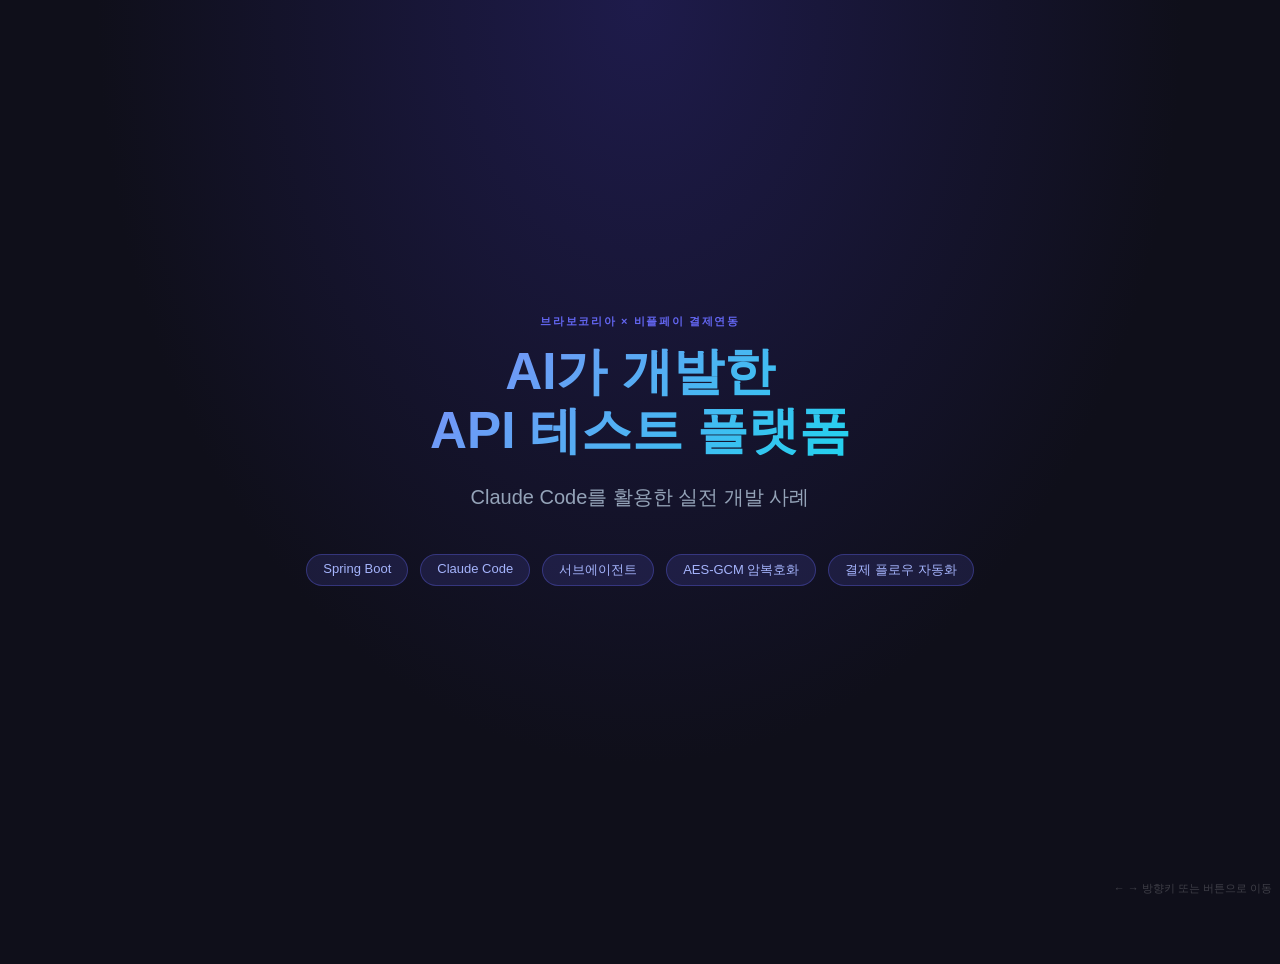
<file: src/main/resources/static/slides.html>
<!DOCTYPE html>
<html lang="ko">
<head>
    <meta charset="UTF-8">
    <meta name="viewport" content="width=device-width, initial-scale=1.0">
    <title>AI 개발 사례 — 브라보코리아 × Claude Code</title>
    <style>
        * { box-sizing: border-box; margin: 0; padding: 0; }

        html, body {
            height: 100%;
            font-family: -apple-system, BlinkMacSystemFont, "Segoe UI", "Noto Sans KR", sans-serif;
            background: #0f0f1a;
            color: #e2e8f0;
            overflow: hidden;
        }

        /* ── 슬라이드 컨테이너 ── */
        .slideshow {
            width: 100vw;
            height: 100vh;
            display: flex;
            flex-direction: column;
        }

        .slide {
            display: none;
            flex: 1;
            padding: 56px 72px;
            overflow: hidden;
            position: relative;
        }
        .slide.active { display: flex; flex-direction: column; justify-content: center; }

        /* ── 네비게이션 바 ── */
        .nav-bar {
            display: flex;
            align-items: center;
            justify-content: space-between;
            padding: 12px 24px;
            background: rgba(255,255,255,0.04);
            border-top: 1px solid rgba(255,255,255,0.08);
            flex-shrink: 0;
        }
        .nav-btn {
            background: rgba(255,255,255,0.08);
            border: 1px solid rgba(255,255,255,0.15);
            color: #e2e8f0;
            padding: 8px 22px;
            border-radius: 6px;
            cursor: pointer;
            font-size: 14px;
            transition: background 0.2s;
        }
        .nav-btn:hover { background: rgba(255,255,255,0.16); }
        .nav-btn:disabled { opacity: 0.3; cursor: default; }
        .slide-counter { font-size: 13px; color: #94a3b8; }
        .progress-bar {
            height: 3px;
            background: rgba(255,255,255,0.08);
            flex-shrink: 0;
        }
        .progress-fill {
            height: 100%;
            background: linear-gradient(90deg, #6366f1, #06b6d4);
            transition: width 0.3s ease;
        }

        /* ── 공통 타이포그래피 ── */
        .slide-part {
            font-size: 11px;
            font-weight: 700;
            letter-spacing: 0.15em;
            text-transform: uppercase;
            color: #6366f1;
            margin-bottom: 14px;
        }
        h1 { font-size: clamp(32px, 4vw, 52px); font-weight: 800; line-height: 1.15; }
        h2 { font-size: clamp(22px, 2.8vw, 36px); font-weight: 700; line-height: 1.2; margin-bottom: 28px; }
        h3 { font-size: clamp(16px, 2vw, 22px); font-weight: 600; color: #94a3b8; margin-bottom: 20px; }
        p, li { font-size: clamp(13px, 1.4vw, 17px); line-height: 1.7; color: #cbd5e1; }

        /* ── 강조 ── */
        .accent { color: #818cf8; }
        .accent-cyan { color: #22d3ee; }
        .accent-green { color: #34d399; }
        .accent-red { color: #f87171; }
        .accent-yellow { color: #fbbf24; }

        /* ── 타이틀 슬라이드 ── */
        .slide-title { text-align: center; align-items: center; background: radial-gradient(ellipse at 50% 0%, #1e1b4b 0%, #0f0f1a 60%); }
        .slide-title h1 { background: linear-gradient(135deg, #818cf8, #22d3ee); -webkit-background-clip: text; -webkit-text-fill-color: transparent; margin-bottom: 20px; }
        .slide-title .subtitle { font-size: clamp(14px, 1.6vw, 20px); color: #94a3b8; margin-bottom: 40px; }
        .badge-row { display: flex; gap: 12px; justify-content: center; flex-wrap: wrap; }
        .badge { background: rgba(99,102,241,0.15); border: 1px solid rgba(99,102,241,0.35); color: #a5b4fc; padding: 6px 16px; border-radius: 20px; font-size: 13px; }

        /* ── 2컬럼 레이아웃 ── */
        .two-col { display: grid; grid-template-columns: 1fr 1fr; gap: 32px; }
        .three-col { display: grid; grid-template-columns: 1fr 1fr 1fr; gap: 24px; }

        /* ── 카드 ── */
        .card {
            background: rgba(255,255,255,0.04);
            border: 1px solid rgba(255,255,255,0.1);
            border-radius: 12px;
            padding: 24px;
        }
        .card-title { font-size: 13px; font-weight: 700; color: #818cf8; margin-bottom: 12px; text-transform: uppercase; letter-spacing: 0.08em; }

        /* ── 코드 블록 ── */
        pre, code {
            font-family: 'Consolas', 'Monaco', monospace;
            font-size: clamp(11px, 1.1vw, 14px);
            background: rgba(0,0,0,0.4);
            border: 1px solid rgba(255,255,255,0.08);
            border-radius: 8px;
            padding: 16px 20px;
            color: #e2e8f0;
            line-height: 1.6;
            overflow: auto;
            white-space: pre;
        }
        code { display: inline; padding: 2px 8px; border-radius: 4px; font-size: 0.9em; }

        /* ── 리스트 ── */
        ul { list-style: none; display: flex; flex-direction: column; gap: 10px; }
        ul li::before { content: "▸ "; color: #6366f1; }
        .check-list li::before { content: "✅ "; }

        /* ── 비교 표 ── */
        .compare-table { width: 100%; border-collapse: collapse; font-size: clamp(12px, 1.2vw, 15px); }
        .compare-table th { background: rgba(99,102,241,0.15); color: #a5b4fc; padding: 10px 16px; text-align: left; font-weight: 600; }
        .compare-table td { padding: 10px 16px; border-bottom: 1px solid rgba(255,255,255,0.06); color: #cbd5e1; }
        .compare-table tr:last-child td { border-bottom: none; }

        /* ── 흐름 단계 ── */
        .flow { display: flex; align-items: center; gap: 10px; flex-wrap: wrap; }
        .flow-step { background: rgba(99,102,241,0.15); border: 1px solid rgba(99,102,241,0.3); color: #a5b4fc; padding: 8px 16px; border-radius: 8px; font-size: clamp(11px, 1.1vw, 14px); white-space: nowrap; }
        .flow-arrow { color: #6366f1; font-size: 18px; }

        /* ── 큰 수치 ── */
        .stat { font-size: clamp(36px, 5vw, 64px); font-weight: 800; line-height: 1; }
        .stat-label { font-size: 13px; color: #94a3b8; margin-top: 6px; }

        /* ── 인용 ── */
        blockquote {
            border-left: 3px solid #6366f1;
            padding: 12px 20px;
            margin: 20px 0;
            background: rgba(99,102,241,0.07);
            border-radius: 0 8px 8px 0;
            font-size: clamp(13px, 1.3vw, 16px);
            color: #cbd5e1;
            font-style: italic;
        }

        /* ── iframe 슬라이드 ── */
        .iframe-slide { padding: 0; }
        .iframe-slide iframe {
            width: 100%;
            flex: 1;
            border: none;
        }

        /* ── 에이전트 다이어그램 ── */
        .agent-grid { display: grid; grid-template-columns: repeat(3, 1fr); gap: 16px; margin-top: 8px; }
        .agent-card {
            background: rgba(99,102,241,0.08);
            border: 1px solid rgba(99,102,241,0.25);
            border-radius: 10px;
            padding: 16px;
            text-align: center;
        }
        .agent-icon { font-size: 28px; margin-bottom: 8px; }
        .agent-name { font-size: 13px; font-weight: 700; color: #818cf8; margin-bottom: 4px; }
        .agent-desc { font-size: 11px; color: #94a3b8; line-height: 1.4; }

        /* ── 마무리 슬라이드 ── */
        .slide-end { text-align: center; align-items: center; background: radial-gradient(ellipse at 50% 100%, #1e1b4b 0%, #0f0f1a 60%); }

        /* ── 키보드 힌트 ── */
        .key-hint { position: absolute; bottom: 0; right: 0; font-size: 11px; color: rgba(255,255,255,0.2); padding: 4px 8px; }
    </style>
</head>
<body>

<div class="slideshow" id="slideshow">

    <!-- ====================================================
         #01 타이틀
         ==================================================== -->
    <div class="slide slide-title active">
        <div class="slide-part">브라보코리아 × 비플페이 결제연동</div>
        <h1>AI가 개발한<br>API 테스트 플랫폼</h1>
        <p class="subtitle">Claude Code를 활용한 실전 개발 사례</p>
        <div class="badge-row">
            <span class="badge">Spring Boot</span>
            <span class="badge">Claude Code</span>
            <span class="badge">서브에이전트</span>
            <span class="badge">AES-GCM 암복호화</span>
            <span class="badge">결제 플로우 자동화</span>
        </div>
        <div class="key-hint">← → 방향키 또는 버튼으로 이동</div>
    </div>

    <!-- ====================================================
         #02 한 줄 요약
         ==================================================== -->
    <div class="slide">
        <div class="slide-part">Overview</div>
        <h2>이 프로젝트를 한 문장으로</h2>
        <blockquote style="font-size: clamp(16px, 1.8vw, 24px); margin-bottom: 36px;">
            "API 명세서 한 장을 주었더니,<br>AI가 동작하는 애플리케이션을 만들어왔습니다."
        </blockquote>
        <div class="three-col">
            <div class="card">
                <div class="card-title">📄 입력</div>
                <p>API 명세서<br>+ 아키텍처 원칙<br>(CLAUDE.md)</p>
            </div>
            <div class="card" style="border-color: rgba(99,102,241,0.4);">
                <div class="card-title">⚙️ 과정</div>
                <p>Claude Code가<br>코드 작성 · 수정 · 버그 수정을<br>자율 수행</p>
            </div>
            <div class="card">
                <div class="card-title">✅ 출력</div>
                <p>Spring Boot 앱<br>+ 암복호화 파이프라인<br>+ 배포</p>
            </div>
        </div>
        <blockquote style="margin-top: 28px;">개발자의 역할: <span class="accent">코드 작성자</span> → <span class="accent-cyan">방향 제시자 + 검토자</span></blockquote>
    </div>

    <!-- ====================================================
         #03 프로젝트 배경
         ==================================================== -->
    <div class="slide">
        <div class="slide-part">PART 1 — 배경</div>
        <h2>비플페이 결제연동, 왜 테스트가 어려웠나?</h2>
        <div class="two-col">
            <div>
                <h3>시스템 구조</h3>
                <div class="flow" style="flex-direction: column; align-items: flex-start;">
                    <div class="flow-step">브라보코리아 앱</div>
                    <div class="flow-arrow" style="margin-left: 24px;">↕ AES-GCM 암호화 통신</div>
                    <div class="flow-step">비플페이 서버</div>
                    <div class="flow-arrow" style="margin-left: 24px;">↕ 결제 처리</div>
                    <div class="flow-step">가맹점 단말</div>
                </div>
            </div>
            <div>
                <h3>검증 난이도</h3>
                <ul>
                    <li><span class="accent">암복호화</span> — AES-GCM 모든 요청/응답 ★★★</li>
                    <li><span class="accent">CPM 플로우</span> — QR 생성 → 스캔 → 상태 조회 ★★☆</li>
                    <li><span class="accent">MPM 플로우</span> — QR 검증 → TNO 저장 → 결제 (순서 엄수) ★★★</li>
                    <li><span class="accent">역거래 API</span> — 비플페이 → 이용기관 방향 시뮬레이션 ★★★</li>
                </ul>
            </div>
        </div>
    </div>

    <!-- ====================================================
         #04 기존 방식의 한계
         ==================================================== -->
    <div class="slide">
        <div class="slide-part">PART 1 — 문제 인식</div>
        <h2>Postman으로 테스트하면 안 되나요?</h2>
        <div class="two-col">
            <div>
                <h3>API 1번 호출에 수작업 6단계</h3>
                <pre>1. 현재 시각으로 REQ_DTTM 생성
2. TNO 수동 조립
   (ORG_ID + REQ_DTTM + 구분자 + 난수)
3. COMM + DETAIL JSON 직접 작성
4. AES-GCM 암호화 → Base64 인코딩
5. {"DATA": "암호화값"} 형태로 전송
6. 응답 Base64 디코딩 → 복호화</pre>
            </div>
            <div>
                <h3>시나리오가 여러 단계일 때</h3>
                <ul style="margin-bottom: 20px;">
                    <li>MPM: QR 검증 TNO를 다음 단계에 수동 복붙</li>
                    <li>CPM: QR 코드 값을 외부 도구로 이미지 변환</li>
                    <li>매 테스트마다 동일 반복 → 실수 → 검증 지연</li>
                </ul>
                <blockquote>반복 작업의 비효율 + 실수 가능성<br>→ <span class="accent-red">자동화된 테스트 도구가 필요</span></blockquote>
            </div>
        </div>
    </div>

    <!-- ====================================================
         #05 왜 Claude Code
         ==================================================== -->
    <div class="slide">
        <div class="slide-part">PART 1 — 도입 계기</div>
        <h2>왜 Claude Code를 선택했나?</h2>
        <table class="compare-table" style="margin-bottom: 28px;">
            <tr><th>일반 AI 코드 어시스턴트</th><th>Claude Code</th></tr>
            <tr><td>코드 스니펫 제안</td><td class="accent">파일 직접 읽기 · 쓰기 · 수정</td></tr>
            <tr><td>대화 컨텍스트에 한정</td><td class="accent">CLAUDE.md로 프로젝트 맥락 영구 주입</td></tr>
            <tr><td>한 번에 한 파일</td><td class="accent">여러 파일 동시 분석 및 수정</td></tr>
            <tr><td>실행 결과 모름</td><td class="accent">Bash 실행 → 결과 확인 → 재시도</td></tr>
            <tr><td>단일 작업</td><td class="accent">서브에이전트 병렬 실행</td></tr>
        </table>
        <blockquote>단순 코드 생성 도구가 아닌 <span class="accent">프로젝트 단위 자율 협업 도구</span></blockquote>
    </div>

    <!-- ====================================================
         #06 CLAUDE.md
         ==================================================== -->
    <div class="slide">
        <div class="slide-part">PART 1 — CLAUDE.md</div>
        <h2>CLAUDE.md — AI의 프로젝트 헌법</h2>
        <div class="two-col">
            <pre style="font-size: clamp(10px, 1vw, 13px);">## 핵심 규칙
- 서비스 레이어에서 암복호화 처리 금지
  → 반드시 common 모듈에서만 처리
- 공통 클라이언트를 통해서만 외부 API 호출
- Lombok 사용, 네이밍은 camelCase

## 암복호화 스펙
- AES-GCM, APP_CD: B_JBK
- 요청: COMM+DETAIL → JSON → 암호화
         → {"DATA": "BASE64_STRING"}
- 응답: DATA 추출 → 복호화 → JSON 역직렬화

## API 목록
POST /bravo/v1/pay/qr/create  ← QR 생성
POST /bravo/v1/pay/mpm        ← MPM 결제
POST /bravo/v1/pay/status     ← 결제상태</pre>
            <div>
                <h3>이 파일이 만들어내는 것</h3>
                <ul>
                    <li>모든 구현에서 <span class="accent">아키텍처 원칙 자동 준수</span></li>
                    <li>대화가 바뀌어도 <span class="accent">일관된 코드 스타일</span> 유지</li>
                    <li>신규 기능 추가 시 <span class="accent">기존 패턴을 자동으로 따름</span></li>
                    <li>도메인 지식을 한 곳에 집약 → <span class="accent">맥락 재설명 불필요</span></li>
                </ul>
                <blockquote style="margin-top: 20px;">파일 하나로 AI가 프로젝트의 원칙을 이해</blockquote>
            </div>
        </div>
    </div>

    <!-- ====================================================
         #07 시스템 구조
         ==================================================== -->
    <div class="slide">
        <div class="slide-part">PART 2 — 무엇을 만들었나</div>
        <h2>시스템 전체 구조</h2>
        <div class="two-col">
            <div>
                <h3>패키지 아키텍처</h3>
                <pre>com.example.bravokoria
├── controller   ← Thymeleaf + API 엔드포인트
├── service      ← 비즈니스 로직
│                  (암복호화 처리 금지)
├── client       ← 비플페이 API 공통 클라이언트
├── dto          ← 요청/응답 DTO (COMM, DETAIL)
└── common       ← 암복호화 · 직렬화 전담</pre>
                <br>
                <h3>기술 스택</h3>
                <div class="badge-row" style="justify-content: flex-start; margin-top: 4px;">
                    <span class="badge">Spring Boot</span>
                    <span class="badge">Thymeleaf</span>
                    <span class="badge">Bootstrap 5</span>
                    <span class="badge">AES-256 GCM</span>
                </div>
            </div>
            <div>
                <h3>UI 구조 (2컬럼)</h3>
                <pre style="font-size: 11px;">┌──────────────┬──────────────────┐
│  LEFT PANEL  │   RIGHT PANEL    │
│  시나리오 조작  │  개발자 디버그     │
│              │                  │
│ 개발 ○─● 운영 │ ▶ Request JSON   │
│ 시나리오/역거래│ ▶ Encrypted DATA │
│              │ ▶ Decrypted JSON │
│ [계정 선택]   │ ▶ 시나리오 상태   │
│ [CPM 결제]   │ ▶ API 히스토리   │
│ [MPM 결제]   │                  │
│ [정산 대사]   │                  │
└──────────────┴──────────────────┘</pre>
            </div>
        </div>
    </div>

    <!-- ====================================================
         #08 암복호화 파이프라인
         ==================================================== -->
    <div class="slide">
        <div class="slide-part">PART 2 — 핵심 구현</div>
        <h2>암복호화 파이프라인</h2>
        <div class="two-col">
            <div>
                <h3>요청 흐름</h3>
                <div class="flow" style="flex-direction: column; align-items: flex-start; gap: 6px;">
                    <div class="flow-step">① COMM + DETAIL 객체 생성</div>
                    <div class="flow-arrow">↓</div>
                    <div class="flow-step">② JSON 직렬화</div>
                    <div class="flow-arrow">↓</div>
                    <div class="flow-step">③ AES-256 GCM 암호화 + Base64</div>
                    <div class="flow-arrow">↓</div>
                    <div class="flow-step" style="background: rgba(6,182,212,0.15); border-color: rgba(6,182,212,0.35); color: #22d3ee;">④ HTTP POST <code style="background:transparent; border:none; padding:0;">{"DATA": "wqlbDt..."}</code></div>
                </div>
            </div>
            <div>
                <h3>설계 원칙 (CLAUDE.md 강제)</h3>
                <pre style="font-size: clamp(10px, 1vw, 13px);">AccountService.java   → 암복호화 없음 ✅
PaymentService.java   → 암복호화 없음 ✅
ReconciliationService → 암복호화 없음 ✅

모든 암복호화:
  common/CryptoUtils.java 에서만 처리

모든 외부 호출:
  client/BpayClient.java 경유만 허용</pre>
                <blockquote style="margin-top: 16px;">원칙 선언 한 번 → 전체 구현에서 자동 준수</blockquote>
            </div>
        </div>
    </div>

    <!-- ====================================================
         #09 MPM 결제 플로우
         ==================================================== -->
    <div class="slide">
        <div class="slide-part">PART 2 — 결제 플로우</div>
        <h2>MPM 결제: 순서를 지키지 않으면 버튼이 눌리지 않는다</h2>
        <div class="two-col">
            <div>
                <h3>강제된 플로우</h3>
                <div class="flow" style="flex-direction: column; align-items: flex-start; gap: 8px;">
                    <div class="flow-step">1. QR 코드 입력 + 금액 입력</div>
                    <div class="flow-arrow">↓</div>
                    <div class="flow-step">2. QR 검증 → TOKEN + COMM.TNO 저장</div>
                    <div class="flow-arrow">↓</div>
                    <div class="flow-step" style="background: rgba(6,182,212,0.1); border-color: rgba(6,182,212,0.3); color: #22d3ee;">3. MPM 결제 버튼 <span style="color:#f87171; font-size: 0.85em;">(검증 전 비활성)</span></div>
                    <div class="flow-arrow">↓</div>
                    <div class="flow-step">4. 결제 상태 조회 (TYPE=M)</div>
                </div>
            </div>
            <div>
                <h3>자동 주입되는 값</h3>
                <pre style="font-size: clamp(10px, 1vw, 13px);">MPM 결제 요청 DETAIL:
  ORG_TNO: [QR검증 COMM.TNO 자동 주입]
  TOKEN:   [QR검증 응답 TOKEN 자동 주입]
  QR_CODE: [입력값 자동 전달]
  UUID:    [선택된 계정 자동 전달]
  AMT:     [입력값]</pre>
                <blockquote style="margin-top: 16px;">QR 코드 변경 시 상태 자동 초기화<br>잘못된 순서 테스트 자체를 UI에서 방지</blockquote>
            </div>
        </div>
    </div>

    <!-- ====================================================
         #10 Claude Code 도구
         ==================================================== -->
    <div class="slide">
        <div class="slide-part">PART 3 — Claude Code</div>
        <h2>Claude Code가 실제로 사용하는 도구들</h2>
        <div class="two-col">
            <div>
                <table class="compare-table">
                    <tr><th>도구</th><th>역할</th></tr>
                    <tr><td><code>Read</code></td><td>파일 내용 읽기 · 코드 파악</td></tr>
                    <tr><td><code>Edit</code></td><td>파일 특정 부분 수정 · 버그 수정</td></tr>
                    <tr><td><code>Write</code></td><td>새 파일 생성 · DTO · 클래스</td></tr>
                    <tr><td><code>Grep</code></td><td>코드 내용 검색 · 패턴 탐색</td></tr>
                    <tr><td><code>Glob</code></td><td>파일 경로 탐색 · 구조 파악</td></tr>
                    <tr><td><code>Bash</code></td><td>빌드 · 테스트 · Git 실행</td></tr>
                    <tr><td><code>Agent</code></td><td>서브에이전트 실행 · 병렬 처리</td></tr>
                </table>
            </div>
            <div>
                <h3>실제 작업 흐름 예시</h3>
                <pre style="font-size: clamp(10px, 1vw, 12px);">요청: "개발/운영 토글 기능 추가해줘"

Claude Code:
  Read(application.yml)     ← URL 구조 파악
  Read(BpayClient.java)     ← 현재 방식 확인
  Read(index.html)          ← UI 구조 파악
  Write(EnvConfig.java)     ← 신규 컴포넌트
  Edit(BpayClient.java)     ← 의존성 변경
  Edit(application.yml)     ← URL 분리
  Edit(index.html)          ← 토글 UI 추가
  Edit(app.css / app.js)    ← 스타일 + 로직
  Bash(git commit && push)  ← 커밋까지</pre>
            </div>
        </div>
    </div>

    <!-- ====================================================
         #11 서브에이전트 구조
         ==================================================== -->
    <div class="slide">
        <div class="slide-part">PART 3 — 서브에이전트</div>
        <h2>서브에이전트: 복잡한 작업을 분업한다</h2>
        <div class="agent-grid" style="margin-bottom: 24px;">
            <div class="agent-card">
                <div class="agent-icon">🔍</div>
                <div class="agent-name">Explore</div>
                <div class="agent-desc">코드베이스 탐색 전담<br>파일 검색 · 패턴 분석</div>
            </div>
            <div class="agent-card">
                <div class="agent-icon">📐</div>
                <div class="agent-name">Plan</div>
                <div class="agent-desc">아키텍처 설계 전담<br>구현 전략 수립</div>
            </div>
            <div class="agent-card">
                <div class="agent-icon">🔬</div>
                <div class="agent-name">legacy-flow-verifier</div>
                <div class="agent-desc">레거시 소스 업무 흐름<br>검증 전담</div>
            </div>
            <div class="agent-card">
                <div class="agent-icon">📝</div>
                <div class="agent-name">scenario-test-writer</div>
                <div class="agent-desc">테스트 시나리오<br>작성 전담</div>
            </div>
            <div class="agent-card">
                <div class="agent-icon">⚙️</div>
                <div class="agent-name">general-purpose</div>
                <div class="agent-desc">복잡한 다단계 태스크<br>자율 처리</div>
            </div>
            <div class="agent-card" style="background: rgba(6,182,212,0.08); border-color: rgba(6,182,212,0.25);">
                <div class="agent-icon">⚡</div>
                <div class="agent-name" style="color: #22d3ee;">병렬 실행</div>
                <div class="agent-desc">독립 작업은 동시에<br>메인 컨텍스트 보호</div>
            </div>
        </div>
        <blockquote>에이전트마다 전문 역할 분담 → 메인 컨텍스트 절약 + 속도 향상</blockquote>
    </div>

    <!-- ====================================================
         #12 사례 ① 레거시 분석
         ==================================================== -->
    <div class="slide">
        <div class="slide-part">PART 3 — 활용 사례 ①</div>
        <h2>레거시 소스 분석: 수백 개 파일을 AI가 읽는다</h2>
        <div class="two-col">
            <div>
                <h3>상황</h3>
                <ul style="margin-bottom: 20px;">
                    <li>비플페이 실제 서버 소스 (BIZ_ZEROPAY) 존재</li>
                    <li>결제 처리 로직이 명세와 일치하는지 검증 필요</li>
                    <li>레거시 JSP + Java 코드, 수백 개 파일</li>
                </ul>
                <blockquote>사람이 하면 반나절 ~ 하루<br>에이전트는 수분 내 완료</blockquote>
            </div>
            <div>
                <h3>legacy-flow-verifier 동작</h3>
                <pre style="font-size: clamp(10px, 1vw, 12px);">요청:
"CPM 플로우가 QR 생성 → 이미지 렌더링
 → 결제상태 조회 순서로 구현되어
 있는지 확인해줘"

에이전트 자율 수행:
  1. 소스 디렉토리 자율 탐색
  2. 관련 파일 식별 및 코드 분석
  3. 명세와 실제 구현 대조

결과:
  - 구현 일치/불일치 항목 리포트
  - 명세와 다른 부분 위치 제시</pre>
            </div>
        </div>
    </div>

    <!-- ====================================================
         #13 사례 ② 테스트 시나리오
         ==================================================== -->
    <div class="slide">
        <div class="slide-part">PART 3 — 활용 사례 ②</div>
        <h2>테스트 시나리오 자동 생성</h2>
        <div class="two-col">
            <div>
                <h3>scenario-test-writer 에이전트</h3>
                <pre style="font-size: clamp(10px, 1vw, 12px);">요청:
"PaymentService.java에 대한
 테스트 시나리오 작성해줘"

에이전트 동작:
  1. 소스 분석
     (입력 파라미터, 분기 조건)
  2. 정상 케이스 도출
  3. 엣지 케이스 도출
     (NULL, 빈 값, 경계값)
  4. 오류 케이스 도출
     (API 오류, 타임아웃, 복호화 실패)

결과:
  TEST_SCENARIOS.md 자동 생성</pre>
            </div>
            <div>
                <h3>생성된 시나리오 예시</h3>
                <pre style="font-size: clamp(10px, 1vw, 12px);">## TC-PAY-001: CPM QR 생성 (정상)
- 전제: 유효한 UUID, 회원 가입 완료
- 입력: UUID=PH1tkID..., PAY_TYPE=P
- 예상: RC=0000, QR_CODE 반환,
        EXP_TIME 170초 이내

## TC-PAY-002: CPM QR 생성 (미가입)
- 전제: 비플페이 미가입 UUID
- 예상: RC≠0000, QR_CODE 미반환

## TC-PAY-003: MPM (QR 검증 없이)
- 전제: QR 검증 미수행
- 예상: 결제 버튼 비활성 (UI 차단)</pre>
            </div>
        </div>
    </div>

    <!-- ====================================================
         #14 사례 ③ 버그 진단
         ==================================================== -->
    <div class="slide">
        <div class="slide-part">PART 3 — 활용 사례 ③</div>
        <h2>버그 진단: 로그를 주면 원인부터 수정까지</h2>
        <div class="two-col">
            <div>
                <h3>발생한 오류</h3>
                <pre style="font-size: clamp(10px, 1vw, 12px); color: #f87171;">ERROR: Illegal base64 character 7b
  at CryptoUtils.decrypt(line:80)

로그에서 발견:
"RES encrypted: {\"DATA\":\"YAZiV...\"}"
                 ↑
           0x7b = '{' ← JSON 문자!</pre>
            </div>
            <div>
                <h3>Claude Code의 진단 과정</h3>
                <pre style="font-size: clamp(10px, 1vw, 12px);">1. Read(GatewayResponse.java)
   → body가 DataEnvelope 타입으로 선언

2. 로그 분석
   → 실제 응답: "BODY": "{\"DATA\":\"...\"}"
   → BODY가 객체가 아닌 JSON 문자열!

3. 원인 특정
   → 역직렬화 실패 → null 반환
   → DATA 문자열 전체가 암호화 값으로
     오인 → { 문자에서 base64 오류

4. 수정
   → body 타입을 String으로 변경
   → objectMapper.readValue() 추가</pre>
            </div>
        </div>
        <blockquote>에러 로그만 보여줬을 뿐 — 원인 분석 → 코드 수정 → 커밋까지 자율 처리</blockquote>
    </div>

    <!-- ====================================================
         #15 사례 ④ 연쇄 버그
         ==================================================== -->
    <div class="slide">
        <div class="slide-part">PART 3 — 활용 사례 ④</div>
        <h2>하나를 고치면 다음 문제를 스스로 찾는다</h2>
        <div class="two-col">
            <div>
                <h3>버그 수정 연쇄</h3>
                <div class="flow" style="flex-direction: column; align-items: flex-start; gap: 8px;">
                    <div class="flow-step" style="background: rgba(52,211,153,0.1); border-color: rgba(52,211,153,0.3); color: #34d399;">버그 ① base64 파싱 오류 → 수정 완료</div>
                    <div class="flow-arrow">↓ 다음 오류 발생</div>
                    <div class="flow-step" style="background: rgba(248,113,113,0.1); border-color: rgba(248,113,113,0.3); color: #f87171;">버그 ② @Builder만 있고 기본 생성자 없음<br>→ Jackson 역직렬화 불가</div>
                    <div class="flow-arrow">↓ 능동 탐색</div>
                    <div class="flow-step" style="background: rgba(251,191,36,0.1); border-color: rgba(251,191,36,0.3); color: #fbbf24;">버그 ③ AMT/BALANCE String 타입인데<br>실제 응답은 숫자 0 → 타입 불일치</div>
                </div>
            </div>
            <div>
                <h3>Claude Code의 대응</h3>
                <pre style="font-size: clamp(10px, 1vw, 12px);">TranResultDetailResponse 확인
  → @Builder만 있음

"같은 패턴 다른 파일도 확인"
  → RefundNotiDetailResponse
  → PayRequestDetailResponse
  → CpmCompleteDetailResponse
  → 4개 모두 동일 문제

AMT/BALANCE 타입도 확인
  → String → Long 일괄 수정

ReverseApiService 컴파일 오류 수정
  → Long.parseLong() 변환 적용</pre>
                <blockquote style="margin-top: 12px;">같은 패턴의 <span class="accent">잠재적 문제를 능동적으로 탐색</span>하여 일괄 수정</blockquote>
            </div>
        </div>
    </div>

    <!-- ====================================================
         #16 사례 ⑤ 기능 확장
         ==================================================== -->
    <div class="slide">
        <div class="slide-part">PART 3 — 활용 사례 ⑤</div>
        <h2>"토글 추가해줘" 한 마디 → 7개 파일이 동시에 바뀐다</h2>
        <div class="two-col">
            <div>
                <h3>요구사항</h3>
                <blockquote style="margin-bottom: 20px;">"좌상단에 개발↔운영 스위칭 토글 추가.<br>운영 선택 시 URL을 운영 URL로."</blockquote>
                <h3>수정된 파일 목록</h3>
                <pre style="font-size: clamp(10px, 1vw, 12px);">EnvConfig.java        (신규) 환경 상태 관리
EnvApiController.java (신규) /api/env 엔드포인트
application.yml       dev/prod URL 분리
BpayClient.java       @Value → EnvConfig 주입
TestReverseApiController.java 동일 변경
index.html            토글 UI 추가
app.css + app.js      스타일 + 로직</pre>
            </div>
            <div>
                <h3>아키텍처 원칙 자동 유지</h3>
                <ul>
                    <li>URL 설정을 서비스 레이어가 아닌 <span class="accent">config 레이어에 배치</span></li>
                    <li>런타임 상태는 <span class="accent">단일 컴포넌트(EnvConfig)에서 관리</span></li>
                    <li>UI 토글 → API 호출 → 서버 상태 변경 → 즉시 반영</li>
                    <li>페이지 로드 시 <span class="accent">서버 상태와 UI 자동 동기화</span></li>
                </ul>
                <blockquote style="margin-top: 16px;">CLAUDE.md의 원칙을 스스로 지키며 설계</blockquote>
            </div>
        </div>
    </div>

    <!-- ====================================================
         #17 성과: 속도
         ==================================================== -->
    <div class="slide">
        <div class="slide-part">PART 4 — 성과</div>
        <h2>개발 속도 비교</h2>
        <table class="compare-table">
            <tr>
                <th>기능</th>
                <th>혼자 개발 시 예상</th>
                <th style="color: #34d399;">Claude Code 실제</th>
            </tr>
            <tr>
                <td>프로젝트 초기 구조 + 암복호화 파이프라인</td>
                <td>3~5일</td>
                <td class="accent-green">수 시간</td>
            </tr>
            <tr>
                <td>CPM/MPM 결제 플로우 UI</td>
                <td>2~3일</td>
                <td class="accent-green">수 시간</td>
            </tr>
            <tr>
                <td>역거래 API 테스트 기능</td>
                <td>1~2일</td>
                <td class="accent-green">수 시간</td>
            </tr>
            <tr>
                <td>개발/운영 환경 토글</td>
                <td>반나절</td>
                <td class="accent-green">30분 이내</td>
            </tr>
            <tr>
                <td>버그 수정 (GatewayResponse + DTO 4종)</td>
                <td>반나절</td>
                <td class="accent-green">수분</td>
            </tr>
            <tr>
                <td>테스트 시나리오 작성 + 레거시 검증</td>
                <td>2~3일</td>
                <td class="accent-green">수십 분</td>
            </tr>
        </table>
        <blockquote style="margin-top: 20px;">전체 예상 2~3주 → <span class="accent-green">수일 내 완성</span></blockquote>
    </div>

    <!-- ====================================================
         #18 성과: 품질
         ==================================================== -->
    <div class="slide">
        <div class="slide-part">PART 4 — 품질</div>
        <h2>빠른 것만이 아니다 — 원칙을 지키는 코드</h2>
        <div class="two-col">
            <div>
                <h3>아키텍처 원칙 100% 준수</h3>
                <ul class="check-list">
                    <li>AccountService — 암복호화 없음</li>
                    <li>PaymentService — 암복호화 없음</li>
                    <li>ReconciliationService — 암복호화 없음</li>
                    <li>모든 외부 호출 — BpayClient 경유</li>
                    <li>EnvConfig — config 레이어에 배치</li>
                </ul>
            </div>
            <div>
                <h3>잠재적 문제 능동 발견</h3>
                <ul class="check-list">
                    <li>수정 중 같은 패턴 파일 자동 탐색</li>
                    <li>AMT 타입 불일치 정적 분석으로 예방</li>
                    <li>배포 후 캐시 이슈 즉각 진단·수정</li>
                </ul>
                <blockquote style="margin-top: 20px;">
                    CLAUDE.md에 선언한 원칙을<br>
                    AI가 모든 구현에서 자동으로 지킴
                </blockquote>
            </div>
        </div>
    </div>

    <!-- ====================================================
         #19 역할 변화
         ==================================================== -->
    <div class="slide">
        <div class="slide-part">PART 4 — 개발자의 역할</div>
        <h2>AI가 바꾼 개발자의 역할</h2>
        <table class="compare-table" style="margin-bottom: 28px;">
            <tr><th>기존 역할</th><th>새로운 역할</th></tr>
            <tr>
                <td>코드를 직접 작성</td>
                <td class="accent">무엇을 만들지 명확히 정의</td>
            </tr>
            <tr>
                <td>버그를 직접 추적</td>
                <td class="accent">로그를 보고 방향을 제시</td>
            </tr>
            <tr>
                <td>레거시를 직접 분석</td>
                <td class="accent">에이전트에게 위임 후 결과 검토</td>
            </tr>
            <tr>
                <td>테스트 케이스를 직접 작성</td>
                <td class="accent">생성된 케이스를 검토 및 보완</td>
            </tr>
            <tr>
                <td>구글링 → 스니펫 복사 → 통합</td>
                <td class="accent">요구사항 설명 → 검토 → 승인</td>
            </tr>
        </table>
        <blockquote style="font-size: clamp(14px, 1.5vw, 20px);">
            "어떻게 만드는가"에서 <span class="accent">"무엇을 만드는가"</span>로 집중점 이동
        </blockquote>
    </div>

    <!-- ====================================================
         #20 한계와 주의점
         ==================================================== -->
    <div class="slide">
        <div class="slide-part">PART 4 — 한계</div>
        <h2>AI가 항상 옳지는 않다</h2>
        <div class="two-col">
            <div>
                <h3>실제 발생한 오류들</h3>
                <pre style="font-size: clamp(10px, 1vw, 12px);">오류 1: GatewayResponse 구조 오해
  AI가 BODY를 DataEnvelope 객체로 가정
  실제는 JSON 문자열로 인코딩된 형태
  → 런타임 오류 후 수정

오류 2: 배포 환경 추가 의존성 도입
  캐시 수정 시 DEFAULT_ENV 환경변수 추가
  사용자 피드백으로 불필요한 복잡성 인지
  → 제거 후 재배포</pre>
            </div>
            <div>
                <h3>반드시 사람이 확인해야 하는 것</h3>
                <ul>
                    <li><span class="accent-red">보안 민감 코드</span> — 암복호화 키, 인증 로직</li>
                    <li><span class="accent-red">도메인 비즈니스 규칙</span> — AI가 명세를 오해할 수 있음</li>
                    <li><span class="accent-red">운영 환경 배포</span> — 되돌리기 어려운 작업은 반드시 검토</li>
                    <li><span class="accent-red">외부 시스템 연동</span> — 실제 API가 명세와 다를 수 있음</li>
                </ul>
                <blockquote style="margin-top: 20px;">AI는 강력한 도구이지<br>판단을 대신하는 존재가 아니다<br>최종 책임은 <span class="accent">언제나 사람</span>에게 있다</blockquote>
            </div>
        </div>
    </div>

    <!-- ====================================================
         #21 잘 활용하는 방법
         ==================================================== -->
    <div class="slide">
        <div class="slide-part">PART 4 — 인사이트</div>
        <h2>Claude Code를 최대한 활용하는 3가지 방법</h2>
        <div class="three-col">
            <div class="card" style="border-color: rgba(99,102,241,0.4);">
                <div class="card-title">① CLAUDE.md를 잘 만들어라</div>
                <ul style="gap: 8px;">
                    <li>아키텍처 규칙 명시 (금지 사항 포함)</li>
                    <li>API 명세 요약 포함</li>
                    <li>핵심 개념 정의</li>
                    <li>서버 환경 정보</li>
                </ul>
            </div>
            <div class="card" style="border-color: rgba(6,182,212,0.4);">
                <div class="card-title">② 큰 작업은 서브에이전트로</div>
                <ul style="gap: 8px;">
                    <li>방대한 탐색 → Explore 에이전트</li>
                    <li>검증 → verifier 에이전트</li>
                    <li>독립 작업 → 병렬 동시 실행</li>
                    <li>메인 컨텍스트 절약</li>
                </ul>
            </div>
            <div class="card" style="border-color: rgba(52,211,153,0.4);">
                <div class="card-title">③ 피드백을 즉시 제공하라</div>
                <ul style="gap: 8px;">
                    <li>방향이 잘못되면 바로 수정 지시</li>
                    <li>구체적일수록 정확하게 수정</li>
                    <li>맥락 설명보다 결과물 기준으로 지시</li>
                    <li>"~를 유지하면서 ~를 변경"</li>
                </ul>
            </div>
        </div>
    </div>

    <!-- ====================================================
         #22 실제 앱 데모
         ==================================================== -->
    <div class="slide iframe-slide">
        <iframe src="/" title="결제 테스트 앱 라이브 데모"></iframe>
    </div>

    <!-- ====================================================
         #23 정리
         ==================================================== -->
    <div class="slide">
        <div class="slide-part">PART 5 — 정리</div>
        <h2>Claude Code가 증명한 것</h2>
        <ul class="check-list" style="margin-bottom: 28px; gap: 14px;">
            <li>복잡한 도메인 (암복호화 + 결제 플로우)을 처음 접하고 구현 가능</li>
            <li>수백 개의 레거시 파일을 자율 탐색하고 업무 흐름 검증 가능</li>
            <li>에러 로그를 분석해 원인부터 수정까지 자율 처리 가능</li>
            <li>아키텍처 원칙을 스스로 지키며 일관된 코드 생성 가능</li>
            <li>사용자 피드백을 받아 즉시 방향 전환 및 재수정 가능</li>
            <li>Git 커밋, 배포까지 전 과정 자율 수행 가능</li>
        </ul>
        <blockquote style="font-size: clamp(15px, 1.6vw, 22px); text-align: center;">
            AI는 개발자를 대체하지 않는다<br>
            <span class="accent">AI는 개발자의 생산성을 10배로 만든다</span>
        </blockquote>
    </div>

    <!-- ====================================================
         #24 마무리
         ==================================================== -->
    <div class="slide slide-end">
        <div class="slide-part">감사합니다</div>
        <h1 style="background: linear-gradient(135deg, #818cf8, #22d3ee); -webkit-background-clip: text; -webkit-text-fill-color: transparent; margin-bottom: 20px;">Q &amp; A</h1>
        <p style="color: #94a3b8; margin-bottom: 40px;">브라보코리아 × Claude Code 실전 개발 사례</p>
        <div class="badge-row">
            <span class="badge">GitHub: beple-dev-1/bk-test</span>
            <span class="badge">Spring Boot · Thymeleaf · Bootstrap</span>
            <span class="badge">Claude Code · 서브에이전트</span>
        </div>
        <p style="margin-top: 40px; font-size: 12px; color: rgba(255,255,255,0.2);">이 발표 자료 자체도 Claude Code가 작성했습니다.</p>
    </div>

</div>

<!-- 프로그레스 바 -->
<div class="progress-bar"><div class="progress-fill" id="progressFill"></div></div>

<!-- 네비게이션 -->
<div class="nav-bar">
    <button class="nav-btn" id="btnPrev" onclick="changeSlide(-1)" disabled>← 이전</button>
    <span class="slide-counter" id="slideCounter">1 / 24</span>
    <button class="nav-btn" id="btnNext" onclick="changeSlide(1)">다음 →</button>
</div>

<script>
    const slides = document.querySelectorAll('.slide');
    let current = 0;

    function changeSlide(dir) {
        slides[current].classList.remove('active');
        current = Math.max(0, Math.min(slides.length - 1, current + dir));
        slides[current].classList.add('active');
        document.getElementById('slideCounter').textContent = `${current + 1} / ${slides.length}`;
        document.getElementById('btnPrev').disabled = current === 0;
        document.getElementById('btnNext').disabled = current === slides.length - 1;
        document.getElementById('progressFill').style.width = `${(current + 1) / slides.length * 100}%`;
    }

    document.addEventListener('keydown', e => {
        if (e.key === 'ArrowRight' || e.key === 'ArrowDown') changeSlide(1);
        if (e.key === 'ArrowLeft'  || e.key === 'ArrowUp')   changeSlide(-1);
    });

    // 초기 프로그레스
    changeSlide(0);
</script>
</body>
</html>
</file>
